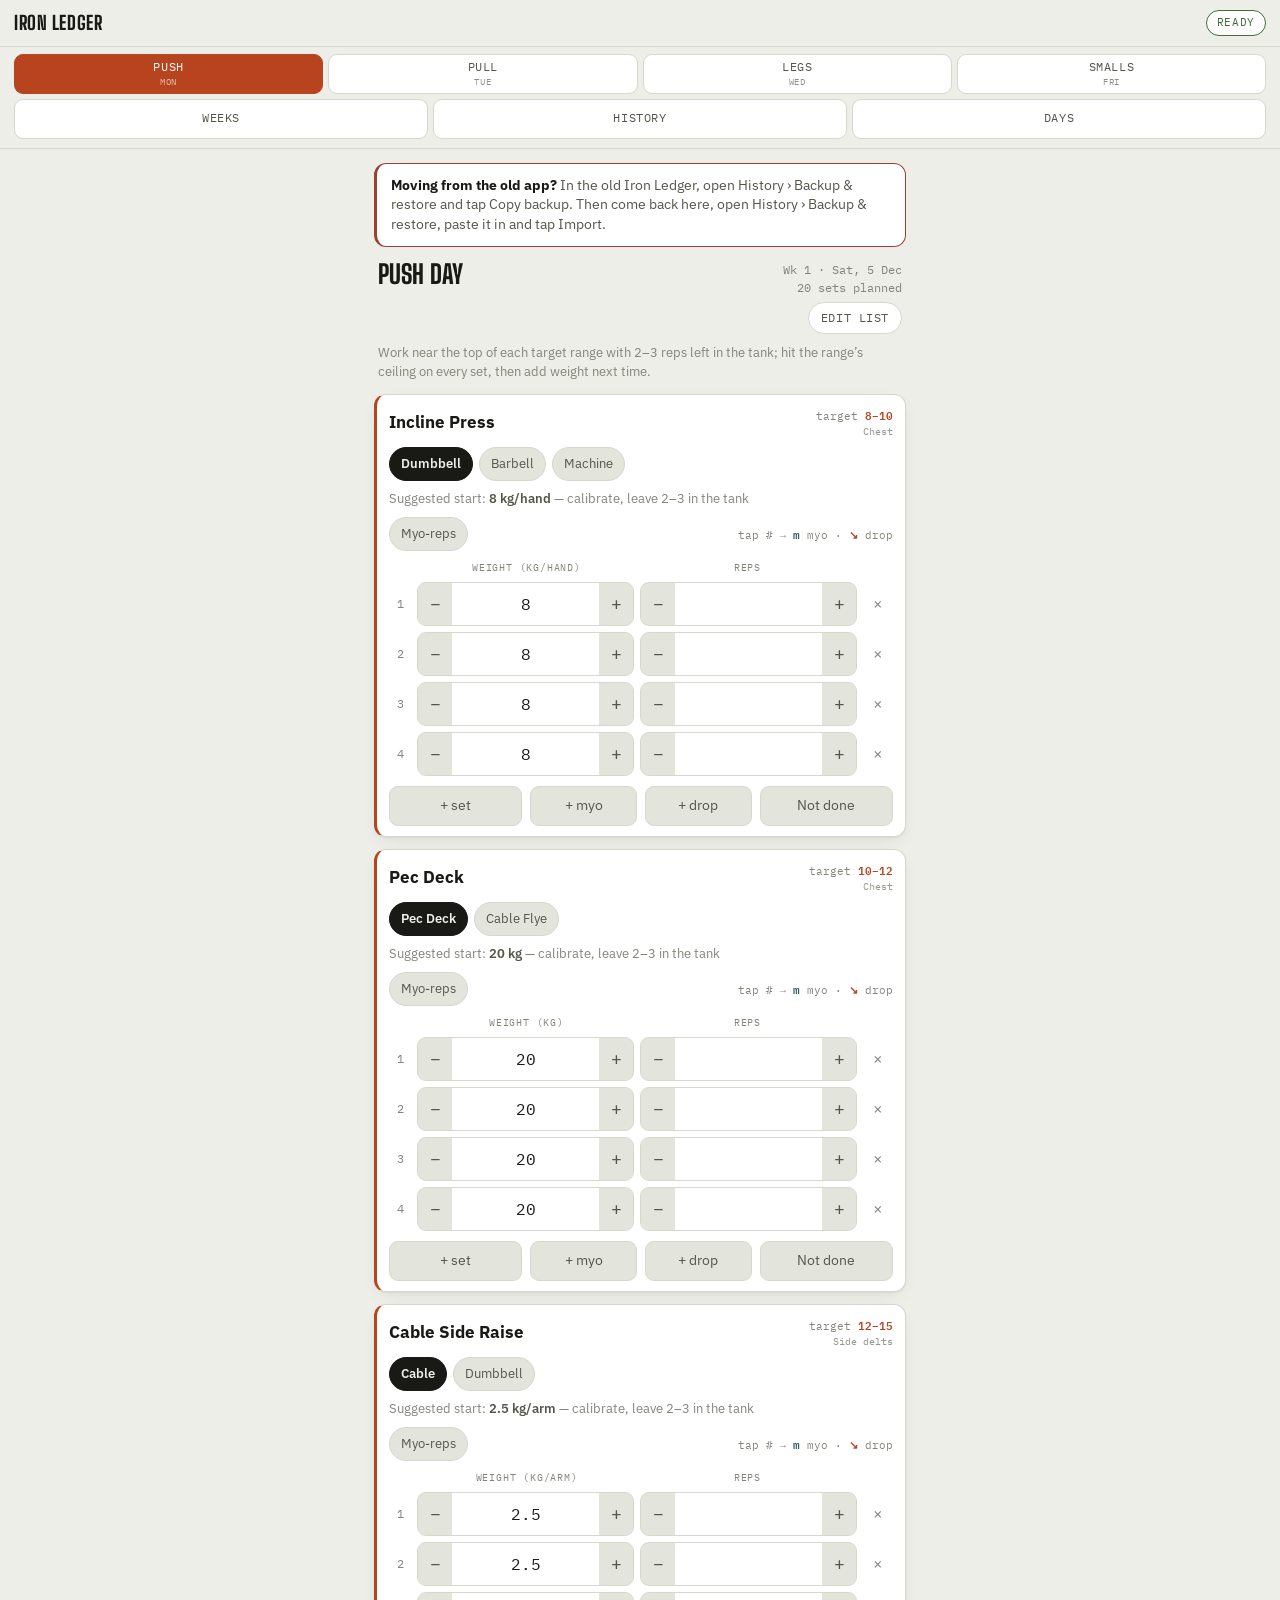
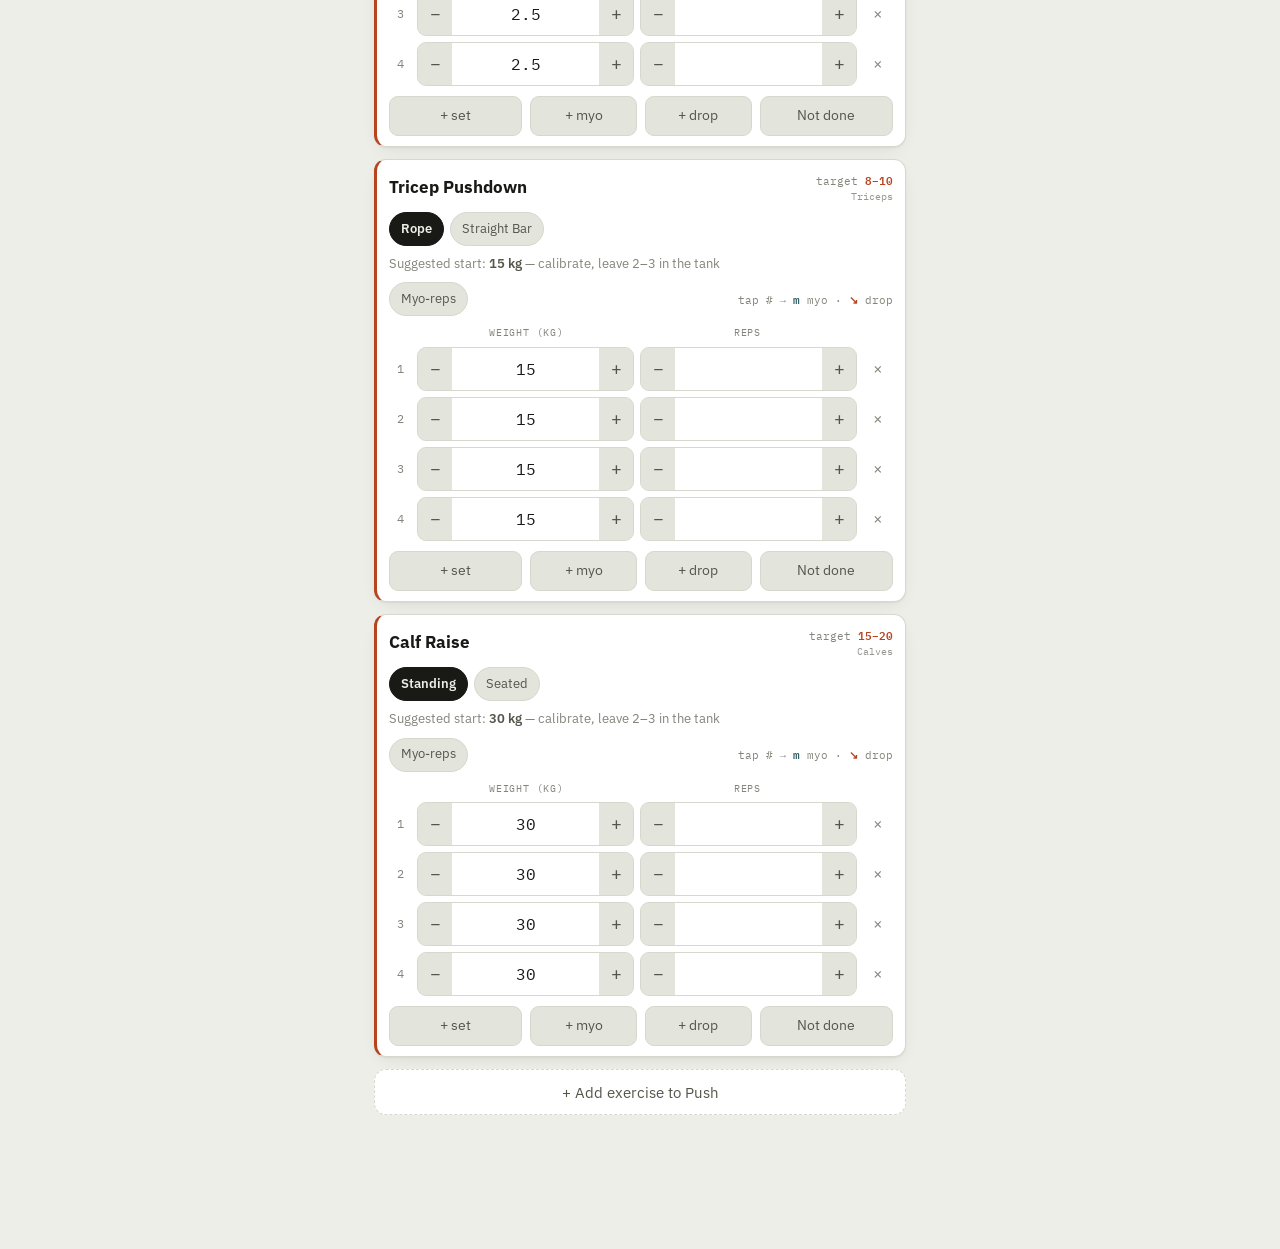
<file: index.html>
<!doctype html>
<html lang="en">
<head>
<!--HEAD-->
<meta charset="utf-8">
<title>Iron Ledger</title>
<meta name="viewport" content="width=device-width, initial-scale=1, viewport-fit=cover">

<link rel="stylesheet" href="fonts/fonts.css">
<link rel="manifest" href="manifest.webmanifest">
<meta name="theme-color" content="#EDEEE7">
<meta name="apple-mobile-web-app-capable" content="yes">
<meta name="mobile-web-app-capable" content="yes">
<meta name="apple-mobile-web-app-status-bar-style" content="default">
<meta name="apple-mobile-web-app-title" content="Iron Ledger">
<link rel="apple-touch-icon" href="icon-180.png">
<link rel="icon" href="icon-192.png">

<style>
  :root {
    --bg: #EDEEE7;
    --surface: #FFFFFF;
    --surface-alt: #E3E5DC;
    --ink: #191A16;
    --ink-soft: #54564A;
    --ink-faint: #83857A;
    --line: #D6D8CD;
    --accent: #B8441F;
    --accent-ink: #FFFFFF;
    --push: #B8441F;
    --pull: #2F5D62;
    --legs: #7A6323;
    --smalls: #5A4A72;
    --good: #3F6E3A;
    --bad: #9A4230;
    --shadow: 0 1px 2px rgba(25,26,22,0.06), 0 6px 20px -8px rgba(25,26,22,0.12);
  }
  @media (prefers-color-scheme: dark) {
    :root:not([data-theme="light"]) {
      --bg:#161713; --surface:#1E201A; --surface-alt:#262820;
      --ink:#ECEDE6; --ink-soft:#ABAD9F; --ink-faint:#7B7D70; --line:#34362C;
      --accent:#E2703E; --accent-ink:#16170F;
      --push:#E2703E; --pull:#5CB4B9; --legs:#C7A94E; --smalls:#A992CE;
      --good:#7CB876; --bad:#E08A72;
      --shadow: 0 1px 2px rgba(0,0,0,0.3), 0 10px 30px -10px rgba(0,0,0,0.5);
    }
  }
  :root[data-theme="dark"] {
    --bg:#161713; --surface:#1E201A; --surface-alt:#262820;
    --ink:#ECEDE6; --ink-soft:#ABAD9F; --ink-faint:#7B7D70; --line:#34362C;
    --accent:#E2703E; --accent-ink:#16170F;
    --push:#E2703E; --pull:#5CB4B9; --legs:#C7A94E; --smalls:#A992CE;
    --good:#7CB876; --bad:#E08A72;
    --shadow: 0 1px 2px rgba(0,0,0,0.3), 0 10px 30px -10px rgba(0,0,0,0.5);
  }

  * { box-sizing: border-box; -webkit-tap-highlight-color: transparent; }
  body {
    margin: 0; background: var(--bg); color: var(--ink);
    font-family: "IBM Plex Sans", -apple-system, "Segoe UI", sans-serif;
    font-size: 16px; line-height: 1.45; -webkit-font-smoothing: antialiased;
    padding-bottom: 92px;
  }
  @media (prefers-reduced-motion: reduce) { * { animation-duration:.001ms!important; transition-duration:.001ms!important; } }

  button { font: inherit; color: inherit; background: none; border: none; padding: 0; cursor: pointer; }
  button:focus-visible, input:focus-visible, select:focus-visible, textarea:focus-visible { outline: 2px solid var(--accent); outline-offset: 2px; border-radius: 4px; }
  .mono { font-family: "IBM Plex Mono", ui-monospace, monospace; font-variant-numeric: tabular-nums; }

  header.top {
    position: sticky; top: 0; z-index: 30;
    display: flex; align-items: center; justify-content: space-between; gap: 10px;
    padding: 9px 14px; background: var(--bg); border-bottom: 1px solid var(--line);
  }
  .brand { font-family: "Big Shoulders Display", "Arial Narrow", sans-serif; text-transform: uppercase; font-weight: 800; font-size: 19px; letter-spacing: .03em; }
  #pill {
    font-family: "IBM Plex Mono", monospace; font-size: 11px; letter-spacing: .06em; text-transform: uppercase;
    padding: 4px 10px; border-radius: 999px; border: 1px solid var(--line); color: var(--ink-faint); background: var(--surface);
  }
  #pill.dirty { color: var(--accent-ink); background: var(--accent); border-color: var(--accent); }
  #pill.saved { color: var(--good); border-color: var(--good); }
  #pill.warn { color: var(--bad); border-color: var(--bad); }

  nav.tabs { position: sticky; top: 47px; z-index: 29; background: var(--bg); border-bottom: 1px solid var(--line); padding: 7px 14px 9px; }
  .tabrow { display: flex; gap: 5px; }
  .tabrow + .tabrow { margin-top: 5px; }
  nav.tabs button {
    flex: 1; min-height: 40px; border-radius: 9px; border: 1px solid var(--line); background: var(--surface);
    font-family: "IBM Plex Mono", monospace; font-size: 11.5px; letter-spacing: .05em; text-transform: uppercase; color: var(--ink-soft);
  }
  nav.tabs button.dt.on { background: var(--hue); border-color: var(--hue); color: var(--accent-ink); }
  nav.tabs button[data-tab="weeks"].on, nav.tabs button[data-tab="hist"].on, nav.tabs button[data-tab="days"].on { background: var(--ink); border-color: var(--ink); color: var(--bg); }
  .tabrow .wd { display: block; font-size: 9px; opacity: .65; letter-spacing: .08em; }

  main { max-width: 560px; margin: 0 auto; padding: 14px 14px 30px; }

  #banner { display: none; margin: 0 0 12px; padding: 12px 14px; border-radius: 12px;
    border: 1px solid var(--bad); border-left: 3px solid var(--bad); background: var(--surface);
    font-size: 13.5px; color: var(--ink-soft); }
  #banner.show { display: block; }
  #banner b { color: var(--ink); }

  .dayline { display: flex; align-items: flex-start; justify-content: space-between; gap: 10px; padding: 2px 4px 10px; }
  .dayline .d { font-family: "Big Shoulders Display", sans-serif; text-transform: uppercase; font-weight: 800; font-size: 26px; line-height: 1; }
  .dayline .rt { text-align: right; }
  .dayline .wk { display: block; font-family: "IBM Plex Mono", monospace; font-size: 12px; color: var(--ink-faint); }
  .editbtn { margin-top: 6px; min-height: 32px; padding: 0 12px; border-radius: 999px;
    border: 1px solid var(--line); background: var(--surface); color: var(--ink-soft);
    font-family: "IBM Plex Mono", monospace; font-size: 11.5px; letter-spacing: .05em; text-transform: uppercase; }
  .editbtn.on { background: var(--ink); color: var(--bg); border-color: var(--ink); }
  .rirnote { font-size: 13px; color: var(--ink-faint); padding: 0 4px 12px; }
  .rirnote.edit { color: var(--ink-soft); }

  .card { background: var(--surface); border: 1px solid var(--line); border-left: 3px solid var(--line);
    border-radius: 12px; padding: 12px 12px 10px; margin: 0 0 12px; box-shadow: var(--shadow); }
  .card[data-hue] { border-left-color: var(--hue, var(--line)); }
  .daylist .drow { display: grid; grid-template-columns: 14px 1fr 92px auto; gap: 8px; align-items: center;
    background: var(--surface); border: 1px solid var(--line); border-left: 3px solid var(--hue); border-radius: 12px; padding: 10px; margin-bottom: 8px; }
  .drow .sw { width: 14px; height: 14px; border-radius: 50%; background: var(--hue); border: none; padding: 0; }
  .drow input, .drow select, .newday input, .newday select { min-height: 40px; border: 1px solid var(--line); border-radius: 9px; background: var(--surface-alt);
    font: inherit; font-size: 15px; color: var(--ink); padding: 0 10px; min-width: 0; width: 100%; }
  .drow .acts { display: flex; gap: 4px; }
  .drow .acts button, .newday button, .gonelist button { min-height: 40px; min-width: 36px; padding: 0 8px; border-radius: 9px; border: 1px solid var(--line); background: var(--surface-alt); color: var(--ink-soft); font-size: 14px; }
  .drow .acts button.del { color: var(--bad); }
  .drow .acts button.del.arm { background: var(--bad); color: var(--accent-ink); border-color: var(--bad); }
  .drow .meta { grid-column: 2 / -1; font-size: 12px; color: var(--ink-faint); }
  .newday { display: grid; grid-template-columns: 1fr 92px auto; gap: 8px; margin: 14px 0 6px; }
  .newday button { background: var(--ink); color: var(--bg); border-color: var(--ink); padding: 0 14px; }
  .gonelist { margin-top: 18px; }
  .gonelist .grow { display: flex; align-items: center; justify-content: space-between; padding: 8px 4px; border-top: 1px dashed var(--line); font-size: 14px; color: var(--ink-soft); }
  .dhead { font-family: "Big Shoulders Display", sans-serif; text-transform: uppercase; font-weight: 800; font-size: 26px; line-height: 1; padding: 2px 4px 10px; }
  .card.skipped { opacity: .55; border-left-style: dashed; }

  .editbar { display: flex; align-items: center; gap: 6px; padding-bottom: 9px; margin-bottom: 8px; border-bottom: 1px dashed var(--line); }
  .iconbtn { width: 38px; min-height: 36px; border-radius: 8px; border: 1px solid var(--line); background: var(--surface-alt); color: var(--ink-soft); font-size: 15px; }
  .iconbtn:disabled { opacity: .35; }
  .editbar .spacer { flex: 1; }
  .rmex { min-height: 36px; padding: 0 13px; border-radius: 8px; border: 1px solid var(--bad); background: var(--surface); color: var(--bad); font-size: 13px; }
  .rmex.arm { background: var(--bad); color: var(--accent-ink); font-weight: 600; }
  .moverow { display: flex; align-items: center; gap: 5px; flex-wrap: wrap; padding-bottom: 9px; margin-bottom: 8px; border-bottom: 1px dashed var(--line); }
  .moverow .lbl { font-family: "IBM Plex Mono", monospace; font-size: 10px; letter-spacing: .08em; text-transform: uppercase; color: var(--ink-faint); margin-right: 2px; }
  .movechip { min-height: 32px; padding: 0 11px; border-radius: 999px; border: 1px solid var(--line); background: var(--surface-alt); color: var(--ink-soft); font-size: 12.5px; }
  .movechip.on { background: var(--ink); color: var(--bg); border-color: var(--ink); font-weight: 600; }

  .chead { display: flex; align-items: center; justify-content: space-between; gap: 8px; }
  .cname { font-weight: 700; font-size: 16.5px; }
  .target { font-family: "IBM Plex Mono", monospace; font-size: 11px; color: var(--ink-faint); white-space: nowrap; text-align: right; }
  .target b { color: var(--accent); font-weight: 600; }
  .target .mg { display: block; font-size: 10px; opacity: .85; }

  .vrow { display: flex; flex-wrap: wrap; gap: 6px; margin-top: 8px; }
  .vchip { font-size: 13px; padding: 6px 11px; min-height: 34px; border-radius: 999px; border: 1px solid var(--line); background: var(--surface-alt); color: var(--ink-soft); }
  .vchip.on { background: var(--ink); color: var(--bg); border-color: var(--ink); font-weight: 600; }

  .hint { font-size: 12.5px; color: var(--ink-faint); margin-top: 8px; }
  .hint b { color: var(--ink-soft); font-weight: 600; }

  .sethead { display: grid; grid-template-columns: 22px 1fr 1fr 30px; gap: 6px; margin-top: 10px; padding: 0 2px;
    font-family: "IBM Plex Mono", monospace; font-size: 10px; letter-spacing: .08em; text-transform: uppercase; color: var(--ink-faint); }
  .sethead span:nth-child(2), .sethead span:nth-child(3) { text-align: center; }
  .set { display: grid; grid-template-columns: 22px 1fr 1fr 30px; gap: 6px; align-items: center; margin-top: 6px; }
  .sn { font-family: "IBM Plex Mono", monospace; font-size: 12px; color: var(--ink-faint); text-align: center; }
  .grp { display: flex; align-items: stretch; border: 1px solid var(--line); border-radius: 9px; overflow: hidden; background: var(--surface-alt); }
  .grp button { width: 34px; min-height: 42px; font-size: 18px; color: var(--ink-soft); background: var(--surface-alt); flex: none; }
  .grp button:active { background: var(--line); }
  .grp input { width: 100%; min-width: 0; border: none; text-align: center; background: var(--surface);
    font-family: "IBM Plex Mono", monospace; font-size: 16px; color: var(--ink); padding: 0 2px; }
  .rmset { color: var(--ink-faint); font-size: 16px; min-height: 42px; }
  .sn { border: none; background: none; padding: 0; min-height: 42px; width: 22px; cursor: pointer; }
  .set.k-m, .set.k-d { margin-left: 10px; grid-template-columns: 22px 1fr 1fr 30px; }
  .set.k-m .sn { color: var(--pull); font-weight: 600; }
  .set.k-d .sn { color: var(--accent); font-weight: 600; }
  .set.k-m .grp { border-color: color-mix(in srgb, var(--pull) 45%, var(--line)); }
  .set.k-d .grp { border-color: color-mix(in srgb, var(--accent) 45%, var(--line)); }
  .myochip { margin-left: auto; }
  .modebar { display: flex; align-items: center; gap: 8px; margin-top: 10px; }
  .modebar .lbl { font-family: "IBM Plex Mono", monospace; font-size: 10px; letter-spacing: .08em; text-transform: uppercase; color: var(--ink-faint); }
  .modebar .key { margin-left: auto; font-family: "IBM Plex Mono", monospace; font-size: 10.5px; color: var(--ink-faint); }
  .modebar .key b { color: var(--pull); } .modebar .key i { color: var(--accent); font-style: normal; font-weight: 600; }

  .cfoot { display: flex; gap: 8px; margin-top: 10px; }
  .addset.kind { flex: .8; }
  .addset, .skipbtn { flex: 1; min-height: 40px; border-radius: 9px; border: 1px solid var(--line); font-size: 13.5px; color: var(--ink-soft); background: var(--surface-alt); }
  .skipbtn.on { background: var(--bad); border-color: var(--bad); color: var(--accent-ink); }

  .addex { width: 100%; min-height: 46px; border-radius: 12px; border: 1px dashed var(--line); background: var(--surface); color: var(--ink-soft); font-size: 14.5px; margin-bottom: 12px; }
  .addform { background: var(--surface); border: 1px solid var(--accent); border-radius: 12px; padding: 14px; margin-bottom: 12px; box-shadow: var(--shadow); }
  .addform h4 { margin: 0 0 10px; font-family: "Big Shoulders Display", sans-serif; text-transform: uppercase; font-size: 20px; letter-spacing: .02em; }
  .fld { margin-top: 9px; }
  .fld label { display: block; font-family: "IBM Plex Mono", monospace; font-size: 10.5px; letter-spacing: .07em; text-transform: uppercase; color: var(--ink-faint); margin-bottom: 4px; }
  .fld input[type=text], .fld select { width: 100%; min-height: 44px; border: 1px solid var(--line); border-radius: 9px; background: var(--surface-alt); color: var(--ink); font-size: 16px; padding: 0 11px; }
  .f2 { display: grid; grid-template-columns: 1fr 1fr; gap: 9px; }
  .chkrow { display: flex; align-items: center; gap: 9px; margin-top: 12px; font-size: 13.5px; color: var(--ink-soft); }
  .chkrow input { width: 20px; height: 20px; accent-color: var(--accent); }
  .formfoot { display: flex; gap: 8px; margin-top: 14px; }
  .formfoot button { flex: 1; min-height: 44px; border-radius: 9px; font-size: 14.5px; border: 1px solid var(--line); background: var(--surface-alt); color: var(--ink-soft); }
  .formfoot button.primary { background: var(--accent); border-color: var(--accent); color: var(--accent-ink); font-weight: 600; }

  .removed { border: 1px dashed var(--line); border-radius: 12px; padding: 12px; margin-bottom: 12px; background: var(--surface); }
  .rmhead { font-family: "IBM Plex Mono", monospace; font-size: 10.5px; letter-spacing: .09em; text-transform: uppercase; color: var(--ink-faint); margin-bottom: 4px; }
  .rmrow { display: flex; align-items: center; gap: 8px; padding: 9px 0; border-top: 1px solid var(--line); font-size: 14px; }
  .rmrow:first-of-type { border-top: none; }
  .rmrow span { flex: 1; color: var(--ink-soft); }
  .rmrow button { min-height: 34px; padding: 0 11px; border-radius: 8px; border: 1px solid var(--line); background: var(--surface-alt); font-size: 12.5px; color: var(--ink-soft); }
  .rmrow button.del { border-color: var(--bad); color: var(--bad); }
  .rmrow button.del.arm { background: var(--bad); color: var(--accent-ink); font-weight: 600; }

  /* Weeks */
  .weeknav { display: flex; align-items: center; gap: 8px; margin-bottom: 14px; }
  .weeknav button { width: 46px; min-height: 42px; border-radius: 10px; border: 1px solid var(--line); background: var(--surface); font-size: 17px; color: var(--ink-soft); }
  .weeknav button:disabled { opacity: .3; }
  .weeknav .wlabel { flex: 1; text-align: center; }
  .weeknav .wlabel b { display: block; font-family: "Big Shoulders Display", sans-serif; text-transform: uppercase; font-size: 21px; }
  .weeknav .wlabel span { font-family: "IBM Plex Mono", monospace; font-size: 11.5px; color: var(--ink-faint); }

  .volblock { background: var(--surface); border: 1px solid var(--line); border-radius: 12px; padding: 12px 12px 6px; margin-bottom: 12px; }
  .volhead { display: flex; justify-content: space-between; align-items: baseline; font-family: "IBM Plex Mono", monospace; font-size: 10.5px; letter-spacing: .08em; text-transform: uppercase; color: var(--ink-faint); margin-bottom: 8px; }
  .vrowm { margin-bottom: 9px; }
  .vtop { display: flex; justify-content: space-between; align-items: baseline; font-size: 13.5px; }
  .vtop .mn { color: var(--ink); }
  .vtop .vn { font-family: "IBM Plex Mono", monospace; font-size: 12.5px; color: var(--ink-soft); }
  .vtop .vn i { font-style: normal; color: var(--ink-faint); }
  .bar { position: relative; height: 7px; border-radius: 4px; background: var(--surface-alt); margin-top: 4px; overflow: hidden; }
  .bar i { position: absolute; left: 0; top: 0; bottom: 0; border-radius: 4px; background: var(--accent); }
  .bar i.full { background: var(--good); }
  .vnone { color: var(--ink-faint); font-size: 13px; }

  .hblock { background: var(--surface); border: 1px solid var(--line); border-radius: 12px; padding: 12px; margin-bottom: 12px; }
  .hblock h3 { margin: 0 0 4px; font-size: 15px; font-weight: 700; }
  .hblock h3 em { font-style: normal; font-family: "IBM Plex Mono", monospace; font-size: 10.5px; letter-spacing: .07em; text-transform: uppercase; color: var(--ink-faint); margin-left: 6px; }
  .hrow { display: flex; align-items: baseline; gap: 8px; padding: 7px 0; border-top: 1px solid var(--line); font-size: 13.5px; }
  .hrow:first-of-type { border-top: none; }
  .hdate { font-family: "IBM Plex Mono", monospace; font-size: 11.5px; color: var(--ink-faint); white-space: nowrap; }
  .hsets { flex: 1; font-family: "IBM Plex Mono", monospace; font-size: 13px; color: var(--ink-soft); overflow-wrap: anywhere; }
  .hvar { color: var(--ink-faint); font-size: 11.5px; }
  .delta { font-family: "IBM Plex Mono", monospace; font-size: 11.5px; white-space: nowrap; }
  .delta.up { color: var(--good); } .delta.dn { color: var(--bad); } .delta.eq { color: var(--ink-faint); }
  .hnone { color: var(--ink-faint); font-size: 13px; }
  .hskip { flex: 1; color: var(--bad); font-size: 12.5px; font-family: "IBM Plex Mono", monospace; }
  .hdel { color: var(--ink-faint); font-size: 12px; }
  .hdel.arm { color: var(--bad); font-weight: 600; }
  .hchips { display: flex; gap: 5px; margin: 2px 0 14px; flex-wrap: wrap; }
  .hchips button { flex: 1; min-width: 70px; min-height: 38px; border-radius: 999px; border: 1px solid var(--line); background: var(--surface);
    font-family: "IBM Plex Mono", monospace; font-size: 11.5px; text-transform: uppercase; letter-spacing: .04em; color: var(--ink-soft); }
  .hchips button.on { background: var(--ink); border-color: var(--ink); color: var(--bg); }

  details.panel { margin-top: 14px; border: 1px solid var(--line); border-radius: 12px; background: var(--surface); padding: 10px 12px; }
  details.panel summary { font-size: 13.5px; color: var(--ink-soft); cursor: pointer; }
  details.panel textarea { width: 100%; height: 90px; margin-top: 10px; border: 1px solid var(--line); border-radius: 8px;
    background: var(--surface-alt); color: var(--ink); font-family: "IBM Plex Mono", monospace; font-size: 11px; padding: 8px; }
  .bkrow { display: flex; gap: 8px; margin-top: 8px; }
  .bkrow button { flex: 1; min-height: 38px; border: 1px solid var(--line); border-radius: 8px; background: var(--surface-alt); font-size: 13px; color: var(--ink-soft); }
  .diag { margin-top: 10px; font-family: "IBM Plex Mono", monospace; font-size: 11.5px; color: var(--ink-soft); }
  .diag div { padding: 3px 0; border-top: 1px solid var(--line); }
  .diag div:first-child { border-top: none; }
  .diag .ok { color: var(--good); } .diag .no { color: var(--bad); }

  #savebar { position: fixed; left: 0; right: 0; bottom: 0; z-index: 40;
    padding: 10px 14px calc(12px + env(safe-area-inset-bottom));
    background: var(--bg); border-top: 1px solid var(--line); display: none; }
  #savebar.show { display: block; }
  #savebtn { width: 100%; max-width: 532px; margin: 0 auto; display: block; min-height: 50px;
    background: var(--accent); color: var(--accent-ink); border-radius: 12px; font-weight: 700; font-size: 16px; letter-spacing: .02em; }
  #savebtn:disabled { opacity: .6; }

  #toast { position: fixed; left: 50%; transform: translateX(-50%); bottom: 84px; z-index: 50;
    background: var(--ink); color: var(--bg); font-size: 13.5px; padding: 9px 16px; border-radius: 999px;
    opacity: 0; pointer-events: none; transition: opacity .2s ease; max-width: 88vw; text-align: center; }
  #toast.show { opacity: 1; }

  .bkfile { display:inline-flex; align-items:center; cursor:pointer; }
  .note { font-size: 12.5px; color: var(--ink-faint); padding: 4px; }
</style>
<!--/HEAD-->
</head>
<body>
<!--BODY-->
<script id="seed" type="application/json"></script>
<script id="tmpl" type="text/plain"></script>

<header class="top">
  <span class="brand">Iron Ledger</span>
  <span id="pill" class="mono">…</span>
</header>

<nav class="tabs" id="tabs">
  <div id="daytabs"></div>
  <div class="tabrow">
    <button data-tab="weeks">Weeks</button>
    <button data-tab="hist">History</button>
    <button data-tab="days">Days</button>
  </div>
</nav>

<main>
  <div id="banner"></div>
  <div id="view" aria-live="polite"></div>
</main>

<div id="savebar"><button id="savebtn">Save session</button></div>
<div id="toast" role="status"></div>

<script>
'use strict';

/* ---------- Muscle groups ---------- */
const MUSCLES = ['Chest','Side delts','Rear delts','Triceps','Biceps','Lats','Upper back',
                 'Traps','Forearms','Quads','Glutes','Hamstrings','Calves','Abs','Lower back'];

/* ---------- Built-in program (Version 2) ---------- */
const PROGRAM = {
  push: { label:'Push', wd:'Mon', items:[
    { k:'incline',   n:'Incline Press',        m:'Chest',      t:'8–10', s:4, vars:[
      { id:'db', n:'Dumbbell', w:8, u:'kg/hand' }, { id:'bb', n:'Barbell', w:25, u:'kg' }, { id:'mach', n:'Machine', w:20, u:'kg' } ] },
    { k:'pecdeck',   n:'Pec Deck',             m:'Chest',      t:'10–12', s:4, vars:[
      { id:'pec', n:'Pec Deck', w:20, u:'kg' }, { id:'cable', n:'Cable Flye', w:5, u:'kg/side' } ] },
    { k:'sideraise', n:'Cable Side Raise',     m:'Side delts', t:'12–15', s:4, vars:[
      { id:'cable', n:'Cable', w:2.5, u:'kg/arm' }, { id:'db', n:'Dumbbell', w:5, u:'kg/hand' } ] },
    { k:'pushdown',  n:'Tricep Pushdown',      m:'Triceps',    t:'8–10', s:4, vars:[
      { id:'rope', n:'Rope', w:15, u:'kg' }, { id:'bar', n:'Straight Bar', w:15, u:'kg' } ] },
    { k:'calves_a',  n:'Calf Raise',           m:'Calves',     t:'15–20', s:4, vars:[
      { id:'std', n:'Standing', w:30, u:'kg' }, { id:'seat', n:'Seated', w:20, u:'kg' } ] },
  ]},
  pull: { label:'Pull', wd:'Tue', items:[
    { k:'pulldown',  n:'Pulldown',             m:'Lats',       t:'8–10', s:8, vars:[
      { id:'lat', n:'Lat Pulldown', w:30, u:'kg' },
      { id:'close', n:'Close-Grip', w:30, u:'kg' },
      { id:'pullover', n:'Straight-Arm Pullover', w:15, u:'kg' } ] },
    { k:'row',       n:'Row',                  m:'Upper back', t:'8–10', s:8, vars:[
      { id:'cable', n:'Cable Row', w:30, u:'kg' }, { id:'chest', n:'Chest-Supported', w:20, u:'kg' } ] },
    { k:'facepull',  n:'Face Pull',            m:'Rear delts', t:'12–15', s:4, vars:[
      { id:'cable', n:'Cable Rope', w:10, u:'kg' } ] },
    { k:'curl',      n:'Bicep Curl',           m:'Biceps',     t:'8–10', s:4, vars:[
      { id:'ez', n:'EZ Bar', w:12, u:'kg total' }, { id:'db', n:'Dumbbell', w:7, u:'kg/hand' }, { id:'cable', n:'Cable', w:15, u:'kg' } ] },
  ]},
  legs: { label:'Legs', wd:'Wed', items:[
    { k:'hacksquat', n:'Hack Squat',           m:'Quads',      t:'12–15', s:6, vars:[
      { id:'hack', n:'Hack Squat', w:20, u:'kg' }, { id:'press', n:'Leg Press', w:40, u:'kg' } ] },
    { k:'hipthrust', n:'Hip Thrust',           m:'Glutes',     t:'12–15', s:6, vars:[
      { id:'bb', n:'Barbell', w:30, u:'kg' }, { id:'mach', n:'Machine', w:30, u:'kg' } ] },
    { k:'hamcurl',   n:'Hamstring Curl',       m:'Hamstrings', t:'12–15', s:6, vars:[
      { id:'lying', n:'Lying', w:25, u:'kg' }, { id:'seated', n:'Seated', w:25, u:'kg' } ] },
  ]},
  smalls: { label:'Smalls', wd:'Fri', items:[
    { k:'sideraise_b', n:'Cable Side Raise',   m:'Side delts', t:'12–15', s:4, vars:[
      { id:'cable', n:'Cable', w:2.5, u:'kg/arm' }, { id:'mach', n:'Machine', w:10, u:'kg' } ] },
    { k:'reardelt',    n:'Rear Delt Flye',     m:'Rear delts', t:'12–15', s:4, vars:[
      { id:'mach', n:'Machine', w:15, u:'kg' }, { id:'db', n:'Dumbbell', w:5, u:'kg/hand' } ] },
    { k:'ohext',       n:'Overhead Cable Extension', m:'Triceps', t:'10–12', s:4, vars:[
      { id:'rope', n:'Rope', w:10, u:'kg' }, { id:'ez', n:'EZ Bar', w:12, u:'kg' } ] },
    { k:'inclinecurl', n:'Incline DB Curl',    m:'Biceps',     t:'10–12', s:4, vars:[
      { id:'db', n:'Dumbbell', w:6, u:'kg/hand' } ] },
    { k:'shrug',       n:'DB Shrug',           m:'Traps',      t:'12–15', s:4, vars:[
      { id:'db', n:'Dumbbell', w:16, u:'kg/hand' }, { id:'bb', n:'Barbell', w:40, u:'kg' } ] },
    { k:'wristcurl',   n:'Wrist Curl',         m:'Forearms',   t:'12–15', s:4, vars:[
      { id:'db', n:'Dumbbell', w:4, u:'kg/hand' }, { id:'bb', n:'Barbell', w:10, u:'kg' } ] },
    { k:'revwrist',    n:'Reverse Wrist Curl', m:'Forearms',   t:'12–15', s:4, vars:[
      { id:'db', n:'Dumbbell', w:2.5, u:'kg/hand' }, { id:'bb', n:'Barbell', w:6, u:'kg' } ] },
    { k:'calves_b',    n:'Calf Raise',         m:'Calves',     t:'15–20', s:4, vars:[
      { id:'seat', n:'Seated', w:20, u:'kg' }, { id:'std', n:'Standing', w:30, u:'kg' } ] },
    { k:'crunch',      n:'Cable Crunch',       m:'Abs',        t:'12–15', s:4, vars:[
      { id:'cable', n:'Cable', w:15, u:'kg' } ] },
    { k:'backext',     n:'45° Back Extension', m:'Lower back', t:'12–15', s:4, vars:[
      { id:'bw', n:'Bodyweight', w:0, u:'kg added', bw:true }, { id:'plate', n:'Holding Plate', w:5, u:'kg added', bw:true } ] },
  ]},
};
const BUILTIN = ['push','pull','legs','smalls'];
const HUES = ['#B8441F','#2F5D62','#7A6323','#5A4A72','#3F6E3A','#8A3B5C','#2E4A7A','#6B5B3E'];
const WDN = ['Sun','Mon','Tue','Wed','Thu','Fri','Sat'];
let DAYS = BUILTIN.slice();      // active days, in tab order
function defaultDays(){
  return [ { id:'push', label:'Push', wd:1, c:0 }, { id:'pull', label:'Pull', wd:2, c:1 },
           { id:'legs', label:'Legs', wd:3, c:2 }, { id:'smalls', label:'Smalls', wd:5, c:3 } ];
}
function dayObj(id){
  const ds = (state && state.days) || [];
  for (let i=0;i<ds.length;i++) if (ds[i].id === id) return ds[i];
  return null;
}
function dayLabel(id){ const d = dayObj(id); return d ? d.label : (id ? id.charAt(0).toUpperCase() + id.slice(1) : 'Day'); }
function dayHue(id){ const d = dayObj(id); return HUES[(d ? d.c : 0) % HUES.length]; }
function syncDays(){
  DAYS = state.days.filter(function(d){ return !d.gone; }).map(function(d){ return d.id; });
}
function renderTabs(){
  const box = document.getElementById('daytabs');
  if (!box) return;
  let html = '';
  for (let i=0;i<DAYS.length;i+=4){
    html += '<div class="tabrow">' + DAYS.slice(i, i+4).map(function(id){
      const d = dayObj(id);
      return '<button class="dt" data-tab="'+esc(id)+'" style="--hue:'+dayHue(id)+'">'+esc(d.label)
        + '<span class="wd">'+(d.wd == null ? '&nbsp;' : WDN[d.wd])+'</span></button>';
    }).join('') + '</div>';
  }
  box.innerHTML = html;
  if (html) box.lastElementChild.style.marginBottom = '5px';
}

/* ---------- State ---------- */
const LSKEY = 'ironledger.v1';
const TABKEY = 'ironledger.tab';
let state = blankState();
let dirty = false;
let cloud = undefined;
let lastErr = '';
let lsOK = null;
let tab = 'push';
let histDay = 'push';
let weekOffset = 0;          // 0 = current week, -1 = last week …
let editing = false;
let adding = false;
let lastSaveAt = 0;

const artP = Promise.resolve(null);   /* offline build: device storage only */
let swOK = null;

function blankState(){
  return { v:3, savedAt:0, metaU:0, sessions:{}, custom:[], hidden:[], purged:[], dayOf:{},
           order:{push:[],pull:[],legs:[],smalls:[]}, days: defaultDays() };
}
function normalize(s){
  if (!s || typeof s !== 'object') return blankState();
  if (!s.sessions || typeof s.sessions !== 'object') s.sessions = {};
  // migrate v2 (per-day custom/hidden objects) -> v3 (flat arrays)
  if (s.custom && !Array.isArray(s.custom)){
    const flat = [];
    BUILTIN.forEach(function(d){ (s.custom[d] || []).forEach(function(it){ it.nday = d; flat.push(it); }); });
    s.custom = flat;
  }
  if (s.hidden && !Array.isArray(s.hidden)){
    const flat = [];
    BUILTIN.forEach(function(d){ (s.hidden[d] || []).forEach(function(k){ flat.push(k); }); });
    s.hidden = flat;
  }
  if (!Array.isArray(s.custom)) s.custom = [];
  if (!Array.isArray(s.hidden)) s.hidden = [];
  if (!Array.isArray(s.purged)) s.purged = [];
  if (!s.dayOf || typeof s.dayOf !== 'object') s.dayOf = {};
  if (!s.order || typeof s.order !== 'object') s.order = {};
  if (!Array.isArray(s.days) || !s.days.length) s.days = defaultDays();
  s.days = s.days.filter(function(d){ return d && typeof d.id === 'string' && d.id; });
  s.days.forEach(function(d, i){
    if (typeof d.label !== 'string' || !d.label.trim()) d.label = 'Day ' + (i+1);
    if (!(typeof d.wd === 'number' && d.wd >= 0 && d.wd <= 6)) d.wd = null;
    if (typeof d.c !== 'number') d.c = i % HUES.length;
  });
  const dayIds = s.days.map(function(d){ return d.id; });
  dayIds.forEach(function(d){ if (!Array.isArray(s.order[d])) s.order[d] = []; });
  s.custom.forEach(function(it){
    if (!it.m) it.m = 'Other';
    if (!it.nday || dayIds.indexOf(it.nday) < 0) it.nday = dayIds[dayIds.length-1];
  });
  if (typeof s.metaU !== 'number') s.metaU = 0;
  if (typeof s.savedAt !== 'number') s.savedAt = 0;
  s.v = 3;
  return s;
}

/* ---------- Self-rebuilding document ---------- */
const B64 = (document.getElementById('tmpl').textContent || '').trim();
const MARK_T = '__' + 'TMPL_B64__';
const MARK_S = '__' + 'SEED_JSON__';
function templateSource(){
  if (!B64 || B64.indexOf('__TMPL') === 0) return null;
  try {
    const bin = atob(B64);
    const bytes = new Uint8Array(bin.length);
    for (let i=0;i<bin.length;i++) bytes[i] = bin.charCodeAt(i);
    return new TextDecoder('utf-8').decode(bytes);
  } catch(e){ return null; }
}
function buildDoc(){
  const T = templateSource();
  if (!T) return null;
  if (T.indexOf(MARK_T) < 0 || T.indexOf(MARK_S) < 0) return null;
  const json = JSON.stringify(state).replace(/</g, '\\u003c');
  const out = T.replace(MARK_T, function(){ return B64; }).replace(MARK_S, function(){ return json; });
  if (out.indexOf('<!doctype') !== 0 && out.indexOf('<!DOCTYPE') !== 0) return null;
  return out;
}

/* ---------- Storage ---------- */
function testLS(){
  try {
    localStorage.setItem(LSKEY+'.probe','1');
    const v = localStorage.getItem(LSKEY+'.probe');
    localStorage.removeItem(LSKEY+'.probe');
    return v === '1';
  } catch(e){ return false; }
}
function readLocal(){ try { const s = localStorage.getItem(LSKEY); return s ? JSON.parse(s) : null; } catch(e){ return null; } }
function persistLocal(){ try { localStorage.setItem(LSKEY, JSON.stringify({ state:state, dirty:dirty })); } catch(e){ lsOK = false; } }
function rememberTab(){
  try { sessionStorage.setItem(TABKEY, tab); } catch(e){}
  try { localStorage.setItem(TABKEY, tab); } catch(e){}
}
function initialTab(){
  try { const t = sessionStorage.getItem(TABKEY); if (t) return t; } catch(e){}
  const today = new Date().getDay();
  const byDay = state.days.filter(function(d){ return !d.gone && d.wd === today; })[0];
  if (byDay) return byDay.id;
  try { const t = localStorage.getItem(TABKEY); if (t) return t; } catch(e){}
  return 'push';
}
function readSeed(){
  const el = document.getElementById('seed');
  const txt = (el && el.textContent || '').trim();
  if (!txt || txt.indexOf('__SEED') === 0) return null;
  try { const o = JSON.parse(txt); return (o && o.sessions) ? o : null; } catch(e){ return null; }
}
function mergeStates(base0, other0){
  const base = normalize(base0 || blankState());
  if (!other0 || !other0.sessions) return base;
  const O = normalize(other0);
  for (const key in O.sessions){
    const cur = base.sessions[key];
    if (!cur || (O.sessions[key].u || 0) > (cur.u || 0)) base.sessions[key] = O.sessions[key];
  }
  if ((O.metaU || 0) > (base.metaU || 0)){
    base.custom = O.custom; base.hidden = O.hidden; base.purged = O.purged;
    base.dayOf = O.dayOf; base.order = O.order; base.days = O.days; base.metaU = O.metaU;
  }
  if ((O.savedAt || 0) > (base.savedAt || 0)) base.savedAt = O.savedAt;
  return base;
}
function computeDirty(){
  const sa = state.savedAt || 0;
  if ((state.metaU || 0) > sa) return true;
  for (const key in state.sessions){
    if ((state.sessions[key].u || 0) > sa && sessionHasContent(state.sessions[key])) return true;
  }
  return false;
}
function sessionHasContent(sess){
  for (const k in sess.ex){
    const e = sess.ex[k];
    if (e.skip) return true;
    if (e.sets && e.sets.some(function(s){ return s.r != null; })) return true;
  }
  return false;
}
function markMeta(){ state.metaU = Date.now(); dirty = true; persistLocal(); }

/* ---------- Item lookup ---------- */
function everyItem(){
  const out = [];
  BUILTIN.forEach(function(d){ PROGRAM[d].items.forEach(function(it){ out.push(it); }); });
  state.custom.forEach(function(it){ out.push(it); });
  return out;
}
function nativeDay(k){
  for (let i=0;i<BUILTIN.length;i++){
    const items = PROGRAM[BUILTIN[i]].items;
    for (let j=0;j<items.length;j++) if (items[j].k === k) return BUILTIN[i];
  }
  for (let i=0;i<state.custom.length;i++) if (state.custom[i].k === k) return state.custom[i].nday;
  return 'smalls';
}
function dayFor(k){ const d = state.dayOf[k]; return (d && dayObj(d)) ? d : nativeDay(k); }
function itemByKey(k){
  const all = everyItem();
  for (let i=0;i<all.length;i++) if (all[i].k === k) return all[i];
  return null;
}
function isHidden(k){ return state.hidden.indexOf(k) >= 0; }
function isPurged(k){ return state.purged.indexOf(k) >= 0; }
function orderItems(day, list){
  const ord = state.order[day] || [];
  if (!ord.length) return list;
  return list.slice().sort(function(a,b){
    let ia = ord.indexOf(a.k), ib = ord.indexOf(b.k);
    if (ia < 0) ia = 1000 + list.indexOf(a);
    if (ib < 0) ib = 1000 + list.indexOf(b);
    return ia - ib;
  });
}
function dayItems(day){
  return orderItems(day, everyItem().filter(function(it){
    return dayFor(it.k) === day && !isHidden(it.k) && !isPurged(it.k);
  }));
}
function hiddenItems(day){
  return everyItem().filter(function(it){ return dayFor(it.k) === day && isHidden(it.k) && !isPurged(it.k); });
}

/* ---------- Dates & weeks ---------- */
function pad(n){ return String(n).padStart(2,'0'); }
function isoOf(d){ return d.getFullYear()+'-'+pad(d.getMonth()+1)+'-'+pad(d.getDate()); }
function todayKey(){ return isoOf(new Date()); }
function fmtDate(iso){
  return new Date(iso+'T12:00:00').toLocaleDateString('en-GB', { weekday:'short', day:'numeric', month:'short' });
}
function fmtShort(iso){
  return new Date(iso+'T12:00:00').toLocaleDateString('en-GB', { day:'numeric', month:'short' });
}
function weekStart(iso){                         // Monday-based
  const d = new Date(iso+'T12:00:00');
  d.setDate(d.getDate() - ((d.getDay()+6) % 7));
  return isoOf(d);
}
function shiftWeek(iso, n){
  const d = new Date(iso+'T12:00:00');
  d.setDate(d.getDate() + n*7);
  return isoOf(d);
}
function shiftDays(iso, n){
  const d = new Date(iso+'T12:00:00');
  d.setDate(d.getDate() + n);
  return isoOf(d);
}
function anchorWeek(){
  let min = null;
  for (const key in state.sessions){
    if (!sessionHasContent(state.sessions[key])) continue;
    const w = weekStart(state.sessions[key].date);
    if (!min || w < min) min = w;
  }
  return min;
}
function weekNo(iso){
  const a = anchorWeek() || weekStart(iso);
  const ms = new Date(weekStart(iso)+'T12:00:00') - new Date(a+'T12:00:00');
  return Math.round(ms / 604800000) + 1;
}

/* ---------- Sessions ---------- */
function skey(day, date){ return day + '|' + date; }
function curSession(day){
  const key = skey(day, todayKey());
  if (!state.sessions[key]) state.sessions[key] = { day:day, date:todayKey(), u:0, ex:{} };
  return state.sessions[key];
}
function allSessionsSorted(){
  const out = [];
  for (const key in state.sessions){
    const s = state.sessions[key];
    if (sessionHasContent(s)) out.push(s);
  }
  out.sort(function(a,b){ return a.date < b.date ? 1 : (a.date > b.date ? -1 : 0); });
  return out;
}
function prevEntry(exKey, beforeDate, variantId){    // searches every day, so moves keep history
  const list = allSessionsSorted();
  for (let i=0;i<list.length;i++){
    const s = list[i];
    if (s.date >= beforeDate) continue;
    const e = s.ex[exKey];
    if (!e || e.skip) continue;
    if (variantId && e.v !== variantId) continue;
    const logged = (e.sets||[]).filter(function(x){ return x.r != null; });
    if (logged.length) return { date:s.date, v:e.v, sets:logged };
  }
  return null;
}
function topW(sets){
  let m = null;
  sets.forEach(function(s){ if (s.k !== 'd' && s.r != null && s.w != null && (m===null || s.w > m)) m = s.w; });
  return m;
}

/* ---------- Volume ---------- */
function plannedByMuscle(){
  const out = {};
  DAYS.forEach(function(d){
    dayItems(d).forEach(function(it){ out[it.m] = (out[it.m] || 0) + (it.s || 0); });
  });
  return out;
}
function loggedByMuscle(wkStart){
  const wkEnd = shiftWeek(wkStart, 1);
  const out = {};
  for (const key in state.sessions){
    const s = state.sessions[key];
    if (s.date < wkStart || s.date >= wkEnd) continue;
    for (const k in s.ex){
      const e = s.ex[k];
      if (e.skip) continue;
      const n = (e.sets||[]).reduce(function(a, x){ return x.r == null ? a : a + setWeight(x); }, 0);
      if (!n) continue;
      const it = itemByKey(k);
      const m = it ? it.m : 'Other';
      out[m] = (out[m] || 0) + n;
    }
  }
  return out;
}

/* Myo mini-sets count as about 2/3 of a set and drop sets about 1/2 */
function setWeight(s){ return s.k === 'm' ? 2/3 : s.k === 'd' ? 0.5 : 1; }
function fmtN(n){ return String(Math.round(n * 10) / 10); }

/* ---------- Format ---------- */
function esc(x){ return String(x).replace(/&/g,'&amp;').replace(/</g,'&lt;').replace(/>/g,'&gt;').replace(/"/g,'&quot;'); }
function fmtW(w, variant){
  if (w == null) return '?';
  if (variant && variant.bw) return w === 0 ? 'BW' : 'BW+' + w;
  return String(w);
}
function fmtSets(sets, variant){
  const done = sets.filter(function(s){ return s.r != null; });
  let out = '';
  done.forEach(function(s, i){
    const prev = done[i-1];
    if (s.k === 'm'){
      out += (i ? ' + ' : '') + 'm' + (prev && prev.w === s.w ? '' : fmtW(s.w, variant) + '×') + s.r;
    } else if (s.k === 'd'){
      out += (i ? ' ↘ ' : '↘ ') + fmtW(s.w, variant) + '×' + s.r;
    } else {
      out += (i ? ' · ' : '') + fmtW(s.w, variant) + '×' + s.r;
    }
  });
  return out;
}

/* ---------- Cards ---------- */
function findVar(item, id){
  for (let i=0;i<item.vars.length;i++) if (item.vars[i].id===id) return item.vars[i];
  return item.vars[0];
}
function chosenVariantId(day, item){
  const st = curSession(day).ex[item.k];
  if (st && st.v) return st.v;
  const prev = prevEntry(item.k, '9999', null);
  if (prev){ for (let i=0;i<item.vars.length;i++) if (item.vars[i].id === prev.v) return prev.v; }
  return item.vars[0].id;
}
function prefillRows(item, variant){
  const prev = prevEntry(item.k, todayKey(), variant.id);
  if (prev) return prev.sets.map(function(s){ return s.k ? { w:s.w, r:null, k:s.k } : { w:s.w, r:null }; });
  const rows = [];
  for (let i=0;i<item.s;i++) rows.push({ w: variant.w, r:null });
  return rows;
}
function isMyo(st){ return (st.sets||[]).some(function(s){ return s.k === 'm'; }); }
function dropW(w){
  if (w == null || w <= 0) return w;
  const step = w >= 10 ? 2.5 : 1.25;
  return Math.max(step, Math.round((w * 0.75) / step) * step);
}
function ensureEx(day, item){
  const sess = curSession(day);
  if (!sess.ex[item.k]){
    const vid = chosenVariantId(day, item);
    sess.ex[item.k] = { v:vid, skip:false, sets: prefillRows(item, findVar(item, vid)) };
  }
  return sess.ex[item.k];
}
function setLabel(sets, i){
  const s = sets[i];
  if (s.k === 'm') return 'm';
  if (s.k === 'd') return '↘';
  let n = 0;
  for (let j=0;j<=i;j++) if (!sets[j].k) n++;
  return String(n);
}
function setRowHTML(row, i, total, sets){
  const wv = row.w == null ? '' : row.w;
  const rv = row.r == null ? '' : row.r;
  const kind = row.k || '';
  const nm = kind === 'm' ? 'myo mini-set' : kind === 'd' ? 'drop set' : 'normal set';
  return '<div class="set'+(kind ? ' k-'+kind : '')+'" data-i="'+i+'" data-kind="'+kind+'">'
    + '<button type="button" class="sn" data-act="cyclek" aria-label="'+nm+', tap to change type">'+setLabel(sets, i)+'</button>'
    + '<div class="grp"><button type="button" data-act="wdec" aria-label="less weight">−</button>'
    + '<input class="win" type="text" inputmode="decimal" autocomplete="off" value="'+wv+'">'
    + '<button type="button" data-act="winc" aria-label="more weight">+</button></div>'
    + '<div class="grp"><button type="button" data-act="rdec" aria-label="fewer reps">−</button>'
    + '<input class="rin" type="text" inputmode="numeric" autocomplete="off" value="'+rv+'">'
    + '<button type="button" data-act="rinc" aria-label="more reps">+</button></div>'
    + (total > 1 ? '<button type="button" class="rmset" data-act="rmset" aria-label="remove set">×</button>' : '<span></span>')
    + '</div>';
}
function cardHTML(day, item, idx, total){
  const st = ensureEx(day, item);
  const variant = findVar(item, st.v);
  const target = variant.t || item.t;
  const prev = prevEntry(item.k, todayKey(), variant.id);
  let hint;
  if (prev){
    hint = 'Last (Wk'+weekNo(prev.date)+' · '+fmtDate(prev.date)+'): <b>'+esc(fmtSets(prev.sets, variant))+'</b>';
  } else {
    const sw = variant.bw && variant.w === 0 ? 'bodyweight' : variant.w + ' ' + variant.u;
    hint = 'Suggested start: <b>'+esc(sw)+'</b> — calibrate, leave 2–3 in the tank';
  }
  let head = '';
  if (editing){
    head = '<div class="editbar">'
      + '<button type="button" class="iconbtn" data-act="moveup" aria-label="move up"'+(idx===0?' disabled':'')+'>↑</button>'
      + '<button type="button" class="iconbtn" data-act="movedn" aria-label="move down"'+(idx===total-1?' disabled':'')+'>↓</button>'
      + '<span class="spacer"></span>'
      + '<button type="button" class="rmex" data-act="rmex">Remove</button></div>'
      + '<div class="moverow"><span class="lbl">Day</span>'
      + DAYS.map(function(d){
          return '<button type="button" class="movechip'+(d===day?' on':'')+'" data-act="moveday" data-md="'+d+'">'+esc(dayLabel(d))+'</button>';
        }).join('')
      + '</div>';
  }
  let chips = '';
  if (item.vars.length > 1){
    chips = '<div class="vrow">' + item.vars.map(function(v){
      return '<button type="button" class="vchip'+(v.id===st.v?' on':'')+'" data-act="variant" data-vid="'+esc(v.id)+'">'+esc(v.n)+'</button>';
    }).join('') + '</div>';
  }
  let body;
  if (!st.skip){
    body = chips + '<div class="hint">'+hint+'</div>'
      + '<div class="modebar"><button type="button" class="vchip'+(isMyo(st)?' on':'')+'" data-act="myomode">Myo-reps</button>'
      + '<span class="key">tap # → <b>m</b> myo · <i>↘</i> drop</span></div>'
      + '<div class="sethead"><span></span><span>weight ('+esc(variant.u)+')</span><span>reps</span><span></span></div>'
      + st.sets.map(function(r,i){ return setRowHTML(r, i, st.sets.length, st.sets); }).join('');
  } else {
    body = '<div class="hint">Marked not done for today — tap below to undo.</div>';
  }
  return '<div class="card'+(st.skip?' skipped':'')+'" data-hue="'+esc(day)+'" style="--hue:'+dayHue(day)+'" data-k="'+esc(item.k)+'">'
    + head
    + '<div class="chead"><span class="cname">'+esc(item.n)+'</span>'
    + '<span class="target">target <b>'+esc(target)+'</b><span class="mg">'+esc(item.m)+'</span></span></div>'
    + body
    + '<div class="cfoot">'
    + (st.skip ? '' : '<button type="button" class="addset" data-act="addset">+ set</button>'
        + '<button type="button" class="addset kind" data-act="addmyo">+ myo</button>'
        + '<button type="button" class="addset kind" data-act="adddrop">+ drop</button>')
    + '<button type="button" class="skipbtn'+(st.skip?' on':'')+'" data-act="skip">'+(st.skip?'Not done ✓':'Not done')+'</button>'
    + '</div></div>';
}
function addFormHTML(day){
  const defT = day === 'legs' ? '12–15' : '8–10';
  return '<div class="addform" id="addform">'
    + '<h4>New exercise · '+esc(dayLabel(day))+'</h4>'
    + '<div class="fld"><label for="nf_n">Exercise name</label><input id="nf_n" type="text" autocomplete="off" placeholder="e.g. Machine Chest Press"></div>'
    + '<div class="fld"><label for="nf_m">Muscle group (for weekly totals)</label><select id="nf_m">'
      + MUSCLES.map(function(m){ return '<option value="'+esc(m)+'">'+esc(m)+'</option>'; }).join('')
      + '<option value="Other">Other</option></select></div>'
    + '<div class="f2">'
      + '<div class="fld"><label for="nf_t">Target reps</label><input id="nf_t" type="text" value="'+defT+'"></div>'
      + '<div class="fld"><label for="nf_s">Sets</label><input id="nf_s" type="text" inputmode="numeric" value="4"></div>'
    + '</div>'
    + '<div class="f2">'
      + '<div class="fld"><label for="nf_w">Start weight</label><input id="nf_w" type="text" inputmode="decimal" value="10"></div>'
      + '<div class="fld"><label for="nf_u">Unit label</label><input id="nf_u" type="text" value="kg"></div>'
    + '</div>'
    + '<label class="chkrow"><input id="nf_bw" type="checkbox"> Bodyweight move — weight means <em>added</em> load</label>'
    + '<div class="formfoot">'
      + '<button type="button" data-act="addcancel">Cancel</button>'
      + '<button type="button" class="primary" data-act="addsubmit">Add exercise</button>'
    + '</div></div>';
}
function removedHTML(day){
  const list = hiddenItems(day);
  if (!list.length) return '';
  return '<div class="removed"><div class="rmhead">Removed from '+esc(dayLabel(day))+'</div>'
    + list.map(function(it){
        return '<div class="rmrow"><span>'+esc(it.n)+'</span>'
          + '<button type="button" data-act="restore" data-rk="'+esc(it.k)+'">Restore</button>'
          + '<button type="button" class="del" data-act="purge" data-rk="'+esc(it.k)+'">Delete</button></div>';
      }).join('') + '</div>';
}
function renderDay(day){
  const items = dayItems(day);
  const planned = items.reduce(function(a,it){ return a + (it.s||0); }, 0);
  let html = '<div class="dayline"><span class="d">'+esc(dayLabel(day))+' Day</span>'
    + '<span class="rt"><span class="wk mono">Wk '+weekNo(todayKey())+' · '+fmtDate(todayKey())+'</span>'
    + '<span class="wk mono">'+planned+' sets planned</span>'
    + '<button type="button" class="editbtn'+(editing?' on':'')+'" data-act="edittoggle">'+(editing?'Done':'Edit list')+'</button></span></div>';
  html += editing
    ? '<div class="rirnote edit">Reorder with ↑↓, move an exercise to another day with the Day chips, or Remove it from this day. <b>Remove</b> keeps the history and can be undone; <b>Delete</b> (in the removed list) wipes the exercise and its logged sets for good.</div>'
    : '<div class="rirnote">Work near the top of each target range with 2–3 reps left in the tank; hit the range’s ceiling on every set, then add weight next time.</div>';
  if (!items.length) html += '<p class="hnone">No exercises on this day yet — add one below.</p>';
  items.forEach(function(it, i){ html += cardHTML(day, it, i, items.length); });
  html += adding ? addFormHTML(day)
                 : '<button type="button" class="addex" data-act="addopen">+ Add exercise to '+esc(dayLabel(day))+'</button>';
  if (editing) html += removedHTML(day);
  document.getElementById('view').innerHTML = html;
  if (adding){ const el = document.getElementById('nf_n'); if (el) el.focus(); }
}

/* ---------- Weeks ---------- */
function weeksHTML(){
  const thisWeek = weekStart(todayKey());
  const wk = shiftWeek(thisWeek, weekOffset);
  const logged = loggedByMuscle(wk);
  const planned = plannedByMuscle();
  const wn = weekNo(wk);

  let html = '<div class="weeknav">'
    + '<button type="button" data-act="wprev" aria-label="previous week">◀</button>'
    + '<span class="wlabel"><b>'+(wn >= 1 ? 'Week '+wn : 'Earlier')+'</b>'
    + '<span>'+fmtShort(wk)+' – '+fmtShort(shiftDays(wk,6))+'</span></span>'
    + '<button type="button" data-act="wnext" aria-label="next week"'+(weekOffset < 0 ? '' : ' disabled')+'>▶</button>'
    + '</div>';

  const muscles = MUSCLES.concat(['Other']).filter(function(m){ return planned[m] || logged[m]; });
  let totalDone = 0, totalPlan = 0;
  muscles.forEach(function(m){ totalDone += (logged[m]||0); totalPlan += (planned[m]||0); });

  html += '<div class="volblock"><div class="volhead"><span>Sets by muscle group</span><span>'+fmtN(totalDone)+' / '+totalPlan+'</span></div>';
  if (!muscles.length){
    html += '<p class="vnone">Nothing planned or logged yet.</p>';
  } else {
    muscles.forEach(function(m){
      const done = logged[m] || 0, plan = planned[m] || 0;
      const pct = plan ? Math.min(100, Math.round(done/plan*100)) : (done ? 100 : 0);
      html += '<div class="vrowm"><div class="vtop"><span class="mn">'+esc(m)+'</span>'
        + '<span class="vn">'+fmtN(done)+' <i>/ '+plan+'</i></span></div>'
        + '<div class="bar"><i class="'+(plan && done>=plan ? 'full' : '')+'" style="width:'+pct+'%"></i></div></div>';
    });
  }
  html += '<p class="note">Myo mini-sets count as ⅔ of a set, drop sets as ½.</p></div>';

  const wkEnd = shiftWeek(wk, 1);
  const sessions = allSessionsSorted().filter(function(s){ return s.date >= wk && s.date < wkEnd; })
                                      .sort(function(a,b){ return a.date < b.date ? -1 : 1; });
  if (!sessions.length){
    html += '<p class="hnone">No sessions logged this week.</p>';
  } else {
    sessions.forEach(function(sess){
      let rows = '';
      dayItems(sess.day).concat(everyItem().filter(function(it){ return sess.ex[it.k] && dayFor(it.k) !== sess.day; }))
        .forEach(function(item){
          const e = sess.ex[item.k];
          if (!e) return;
          const variant = findVar(item, e.v);
          if (e.skip){ rows += '<div class="hrow"><span class="hdate">'+esc(item.n)+'</span><span class="hskip">not done</span></div>'; return; }
          const logged2 = (e.sets||[]).filter(function(s){ return s.r != null; });
          if (!logged2.length) return;
          rows += '<div class="hrow"><span class="hdate">'+esc(item.n)+'</span>'
            + '<span class="hsets">'+esc(fmtSets(logged2, variant))+'</span></div>';
        });
      if (rows) html += '<div class="hblock"><h3>'+esc(dayLabel(sess.day))+'<em>'+fmtDate(sess.date)+'</em></h3>'+rows+'</div>';
    });
  }
  document.getElementById('view').innerHTML = html;
}

/* ---------- History ---------- */
function diagHTML(){
  const y = function(b, t){ return '<span class="'+(b?'ok':'no')+'">'+(b?'yes':'no')+'</span>' + (t ? ' — '+esc(t) : ''); };
  return '<div class="diag">'
    + '<div>Works offline: ' + y(swOK === true, swOK === null ? 'still setting up — open once with signal' : (swOK ? '' : 'not supported in this browser')) + '</div>'
    + '<div>This phone’s storage: ' + y(lsOK !== false, lsOK === false ? 'blocked — open the link directly in Safari' : '') + '</div>'
    + '<div>Last saved: ' + (state.savedAt ? esc(new Date(state.savedAt).toLocaleString('en-GB')) : '<span class="no">never</span>') + '</div>'
    + (lastErr ? '<div>Last error: <span class="no">'+esc(lastErr)+'</span></div>' : '')
    + '</div>';
}
function historyHTML(){
  let day = histDay;
  const histDays = DAYS.concat(state.days.filter(function(d){
    return d.gone && Object.keys(state.sessions).some(function(k){ return state.sessions[k].day === d.id && sessionHasContent(state.sessions[k]); });
  }).map(function(d){ return d.id; }));
  if (histDays.indexOf(day) < 0){ day = histDay = histDays[0] || day; }
  let html = '<div class="hchips">' + histDays.map(function(d){
    return '<button type="button" data-act="hday" data-hd="'+d+'" class="'+(d===day?'on':'')+'">'+esc(dayLabel(d))+'</button>';
  }).join('') + '</div>';

  const items = everyItem().filter(function(it){ return dayFor(it.k) === day && !isPurged(it.k); });
  const sessions = allSessionsSorted();
  let any = '';
  orderItems(day, items).forEach(function(item){
    let rows = '';
    sessions.forEach(function(sess){
      const e = sess.ex[item.k];
      if (!e) return;
      const variant = findVar(item, e.v);
      const dateBit = '<span class="hdate">Wk'+weekNo(sess.date)+' · '+fmtDate(sess.date)+'</span>';
      const clearBtn = '<button type="button" class="hdel" data-act="hdel" data-hk="'+esc(skey(sess.day,sess.date))+'" data-ek="'+esc(item.k)+'">clear</button>';
      if (e.skip){ rows += '<div class="hrow">'+dateBit+'<span class="hskip">not done</span>'+clearBtn+'</div>'; return; }
      const logged = (e.sets||[]).filter(function(s){ return s.r != null; });
      if (!logged.length) return;
      const prevE = prevEntry(item.k, sess.date, e.v);
      let delta = '';
      if (prevE){
        const a = topW(logged), b = topW(prevE.sets);
        if (a != null && b != null){
          const d = Math.round((a-b)*100)/100;
          if (d > 0) delta = '<span class="delta up">▲ +'+d+'</span>';
          else if (d < 0) delta = '<span class="delta dn">▼ '+d+'</span>';
          else delta = '<span class="delta eq">=</span>';
        }
      }
      rows += '<div class="hrow">'+dateBit
        + '<span class="hsets">'+esc(fmtSets(logged, variant))
        + (item.vars.length>1 ? ' <span class="hvar">('+esc(variant.n)+')</span>' : '') + '</span>'
        + delta + clearBtn + '</div>';
    });
    if (rows) any += '<div class="hblock"><h3>'+esc(item.n)+(isHidden(item.k)?'<em>removed</em>':'')+'</h3>'+rows+'</div>';
  });
  html += any || '<p class="hnone">Nothing logged for '+esc(dayLabel(day))+' yet — your first saved session lands here.</p>';

  html += '<details class="panel"><summary>Backup &amp; restore</summary>'
    + '<p class="note">Copy this somewhere safe (Notes, an email to yourself) — it is your whole log as text, and can be pasted back in below.</p>'
    + '<textarea id="bkout" readonly></textarea>'
    + '<div class="bkrow"><button type="button" data-act="bkcopy">Copy backup</button><button type="button" data-act="bkfile">Save backup file</button></div>'
    + '<textarea id="bkin" placeholder="Paste a backup here…"></textarea>'
    + '<div class="bkrow"><button type="button" data-act="bkimport">Import (replaces everything)</button><label class="bkfile">Load backup file<input type="file" id="bkfilein" accept=".json,.txt,application/json,text/plain" hidden></label></div>'
    + '</details>'
    + '<details class="panel"><summary>Where your data is stored</summary>' + diagHTML()
    + '<p class="note">Your log is stored on this phone only, inside the Home Screen app, and works with no signal. It does not sync to other devices. Every so often, use Save backup file above and keep the file in Files or iCloud Drive. If you delete the Home Screen icon, the log goes with it.</p><p class="note">App version 2026.11.17-5</p>'
    + '</details>';
  document.getElementById('view').innerHTML = html;
  const out = document.getElementById('bkout');
  if (out) out.value = JSON.stringify(state);
}

/* ---------- Day manager ---------- */
function exCount(id){ return everyItem().filter(function(it){ return dayFor(it.k) === id && !isHidden(it.k) && !isPurged(it.k); }).length; }
function wdSelect(cls, id, wd){
  return '<select class="'+cls+'" data-id="'+esc(id)+'" aria-label="weekday"><option value="">No day</option>'
    + WDN.map(function(n, i){ return '<option value="'+i+'"'+(wd === i ? ' selected' : '')+'>'+n+'</option>'; }).join('')
    + '</select>';
}
function daysHTML(){
  const live = state.days.filter(function(d){ return !d.gone; });
  let html = '<div class="dhead">Workout days</div>'
    + '<p class="rirnote">Rename a day, set which weekday it opens on, reorder, or add and delete days. Tap the dot to change its colour. '
    + 'Deleting a day keeps its logged history and can be undone below. To keep an exercise, move it to another day first (Edit list › Day chips).</p>'
    + '<div class="daylist">';
  live.forEach(function(d, i){
    const n = exCount(d.id);
    html += '<div class="drow" style="--hue:'+dayHue(d.id)+'">'
      + '<button type="button" class="sw" data-act="dcol" data-id="'+esc(d.id)+'" aria-label="change colour"></button>'
      + '<input class="dname" data-id="'+esc(d.id)+'" type="text" value="'+esc(d.label)+'" maxlength="16" autocomplete="off">'
      + wdSelect('dwd', d.id, d.wd)
      + '<span class="acts">'
      + '<button type="button" data-act="dup" data-id="'+esc(d.id)+'" aria-label="move up"'+(i===0?' disabled':'')+'>↑</button>'
      + '<button type="button" data-act="ddown" data-id="'+esc(d.id)+'" aria-label="move down"'+(i===live.length-1?' disabled':'')+'>↓</button>'
      + (live.length > 1 ? '<button type="button" class="del" data-act="ddel" data-id="'+esc(d.id)+'" aria-label="delete day">✕</button>' : '')
      + '</span>'
      + '<span class="meta">'+n+' exercise'+(n===1?'':'s')+'</span></div>';
  });
  html += '</div><div class="newday">'
    + '<input id="nd_n" type="text" placeholder="New day name" maxlength="16" autocomplete="off">'
    + wdSelect('', '', null).replace('<select class=""', '<select id="nd_wd"')
    + '<button type="button" data-act="dadd">Add</button></div>';
  const gone = state.days.filter(function(d){ return d.gone; });
  if (gone.length){
    html += '<div class="gonelist"><div class="rmhead">Deleted days</div>' + gone.map(function(d){
      return '<div class="grow"><span>'+esc(d.label)+'</span><button type="button" data-act="drestore" data-id="'+esc(d.id)+'">Restore</button></div>';
    }).join('') + '</div>';
  }
  document.getElementById('view').innerHTML = html;
}
function dayMetaChanged(){ markMeta(); syncDays(); renderTabs(); render(); doSave(true); }

/* ---------- Shell ---------- */
function render(){
  if (DAYS.indexOf(tab) < 0 && tab !== 'hist' && tab !== 'weeks' && tab !== 'days') tab = DAYS[0] || 'days';
  document.querySelectorAll('#tabs button').forEach(function(b){ b.classList.toggle('on', b.dataset.tab === tab); });
  if (tab === 'hist') historyHTML();
  else if (tab === 'weeks') weeksHTML();
  else if (tab === 'days') daysHTML();
  else renderDay(tab);
  refreshPill();
}
function refreshPill(){
  const pill = document.getElementById('pill');
  const bar = document.getElementById('savebar');
  if (dirty){
    pill.textContent = 'Unsaved'; pill.className = 'mono dirty';
    bar.classList.add('show');
    document.getElementById('savebtn').textContent =
      'Save' + (DAYS.indexOf(tab) >= 0 ? ' · ' + dayLabel(tab) : ' changes');
  } else {
    bar.classList.remove('show');
    if (cloud === undefined){ pill.textContent = '…'; pill.className = 'mono'; }
    else if (cloud){ pill.textContent = state.savedAt ? 'Saved' : 'Ready'; pill.className = 'mono saved'; }
    else if (lsOK !== false){ pill.textContent = state.savedAt ? 'Saved' : 'Ready'; pill.className = 'mono saved'; }
    else { pill.textContent = 'Not saving'; pill.className = 'mono warn'; }
  }
}
function showBanner(){
  const b = document.getElementById('banner');
  if (!b) return;
  if (lsOK === false){
    b.innerHTML = '<b>This browser is blocking storage.</b> Nothing you log here will be kept. '
      + 'Open the app from your Home Screen icon (not a private tab), or copy a backup from History after each session.';
    b.classList.add('show');
  } else if (!Object.keys(state.sessions).some(function(k){ return sessionHasContent(state.sessions[k]); })){
    b.innerHTML = '<b>Moving from the old app?</b> In the old Iron Ledger, open History › Backup &amp; restore and tap Copy backup. '
      + 'Then come back here, open History › Backup &amp; restore, paste it in and tap Import.';
    b.classList.add('show');
  } else b.classList.remove('show');
}

/* ---------- Edits ---------- */
function parseW(v){ const n = parseFloat(String(v).replace(',', '.')); return isNaN(n) ? null : n; }
function parseR(v){ const n = parseInt(String(v), 10); return isNaN(n) || n < 0 ? null : n; }
function commitCard(cardEl){
  const day = tab;
  if (DAYS.indexOf(day) < 0) return;
  const item = itemByKey(cardEl.dataset.k);
  if (!item) return;
  const st = ensureEx(day, item);
  if (!st.skip){
    const sets = [];
    cardEl.querySelectorAll('.set').forEach(function(row){
      const o = { w: parseW(row.querySelector('.win').value), r: parseR(row.querySelector('.rin').value) };
      if (row.dataset.kind) o.k = row.dataset.kind;
      sets.push(o);
    });
    st.sets = sets;
  }
  curSession(day).u = Date.now();
  dirty = true; persistLocal(); refreshPill();
}
function commitVisible(){
  if (DAYS.indexOf(tab) < 0) return;
  document.querySelectorAll('#view .card').forEach(function(c){ commitCard(c); });
}
function purgeExercise(k){
  if (state.purged.indexOf(k) < 0) state.purged.push(k);
  state.hidden = state.hidden.filter(function(x){ return x !== k; });
  state.custom = state.custom.filter(function(it){ return it.k !== k; });
  delete state.dayOf[k];
  DAYS.forEach(function(d){ state.order[d] = (state.order[d]||[]).filter(function(x){ return x !== k; }); });
  for (const key in state.sessions){
    if (state.sessions[key].ex[k]){ delete state.sessions[key].ex[k]; state.sessions[key].u = Date.now(); }
  }
}

/* ---------- Save ---------- */
let saving = false;
async function doSave(silent){
  if (saving) return false;
  commitVisible();
  persistLocal();
  const a = await artP;
  cloud = a;
  const prevSaved = state.savedAt || 0;
  const stamp = Date.now();

  if (!a || !templateSource()){
    lastErr = lsOK ? '' : 'this browser is blocking storage';
    if (lsOK){
      state.savedAt = stamp; dirty = false; persistLocal();
      if (!silent) toast('Saved ✓');
    } else if (!silent) toast('Can’t save here — copy a backup from History');
    refreshPill(); showBanner();
    return false;
  }

  saving = true;
  const btn = document.getElementById('savebtn');
  if (btn){ btn.disabled = true; btn.textContent = 'Saving…'; }
  let ok = false;
  try {
    state.savedAt = stamp;
    const doc = buildDoc();
    if (!doc) throw { code:'transform_error', message:'could not rebuild page' };
    persistLocal();
    await a.publish(doc);
    lastSaveAt = stamp; lastErr = '';
    dirty = false; persistLocal();
    ok = true;
    if (!silent) toast('Saved ✓');
  } catch (e){
    state.savedAt = prevSaved; persistLocal();
    const c = (e && e.code) ? e.code : 'unknown';
    lastErr = c + (e && e.message ? ' — ' + e.message : '');
    if (c === 'conflict'){ if (!silent) toast('Opened elsewhere — reloading to the newest copy'); }
    else if (c === 'rate_limited'){ if (!silent) toast('Saving too often — wait a minute, then Save again'); }
    else if (c === 'not_writer' || c === 'not_granted' || c === 'not_declared' || c === 'capability_disabled' || c === 'capability_removed'){
      cloud = null;
      if (!silent) toast('This view can’t save into the page — copy a backup from History');
    }
    else if (c === 'too_large'){ if (!silent) toast('Log too big to save — clear some old entries in History'); }
    else if (!silent) toast('Save failed (' + c + ') — kept on this phone, try again');
  }
  saving = false;
  if (btn) btn.disabled = false;
  refreshPill(); showBanner();
  return ok;
}

/* ---------- Toast ---------- */
let toastT = null;
function toast(msg){
  const t = document.getElementById('toast');
  t.textContent = msg; t.classList.add('show');
  clearTimeout(toastT);
  toastT = setTimeout(function(){ t.classList.remove('show'); }, 3200);
}

/* ---------- Events ---------- */
document.getElementById('tabs').addEventListener('click', function(ev){
  const b = ev.target.closest('button[data-tab]');
  if (!b) return;
  commitVisible();
  tab = b.dataset.tab;
  editing = false; adding = false;
  rememberTab();
  render();
});
document.getElementById('savebtn').addEventListener('click', function(){ doSave(false); });

document.getElementById('view').addEventListener('input', function(ev){
  const card = ev.target.closest('.card');
  if (card && (ev.target.classList.contains('win') || ev.target.classList.contains('rin'))) commitCard(card);
});

document.getElementById('view').addEventListener('click', function(ev){
  const btn = ev.target.closest('button[data-act]');
  if (!btn) return;
  const act = btn.dataset.act;
  const card = btn.closest('.card');
  const day = tab;

  /* weeks */
  if (act === 'wprev'){ weekOffset--; weeksHTML(); return; }
  if (act === 'wnext'){ if (weekOffset < 0) weekOffset++; weeksHTML(); return; }

  /* day manager */
  if (act === 'dadd'){
    const nm = document.getElementById('nd_n').value.trim();
    if (!nm){ toast('Give the day a name'); document.getElementById('nd_n').focus(); return; }
    const wv = document.getElementById('nd_wd').value;
    const used = state.days.map(function(d){ return d.c; });
    let c = 0; while (used.indexOf(c) >= 0 && c < HUES.length) c++;
    const id = 'd' + Date.now().toString(36);
    state.days.push({ id:id, label:nm, wd: wv === '' ? null : parseInt(wv, 10), c: c % HUES.length });
    state.order[id] = [];
    dayMetaChanged(); toast('Added ' + nm + ' — open it to add exercises'); return;
  }
  if (act === 'dup' || act === 'ddown'){
    const live = state.days.filter(function(d){ return !d.gone; });
    const i = live.findIndex(function(d){ return d.id === btn.dataset.id; });
    const j = act === 'dup' ? i-1 : i+1;
    if (i < 0 || j < 0 || j >= live.length) return;
    const a = state.days.indexOf(live[i]), b = state.days.indexOf(live[j]);
    const t = state.days[a]; state.days[a] = state.days[b]; state.days[b] = t;
    dayMetaChanged(); return;
  }
  if (act === 'dcol'){
    const d = dayObj(btn.dataset.id); if (!d) return;
    d.c = (d.c + 1) % HUES.length; dayMetaChanged(); return;
  }
  if (act === 'ddel'){
    if (!btn.dataset.arm){
      btn.dataset.arm = '1'; btn.classList.add('arm'); btn.textContent = 'Delete?';
      setTimeout(function(){ if (!btn.isConnected) return; delete btn.dataset.arm; btn.classList.remove('arm'); btn.textContent = '✕'; }, 2500);
      return;
    }
    const d = dayObj(btn.dataset.id); if (!d) return;
    d.gone = true; dayMetaChanged(); toast(d.label + ' deleted — restore it below if needed'); return;
  }
  if (act === 'drestore'){
    const d = dayObj(btn.dataset.id); if (!d) return;
    delete d.gone; dayMetaChanged(); toast(d.label + ' restored'); return;
  }

  /* history */
  if (act === 'hday'){ histDay = btn.dataset.hd; historyHTML(); return; }
  if (act === 'bkcopy'){
    const out = document.getElementById('bkout');
    out.focus(); out.select();
    let ok = false;
    try { ok = document.execCommand('copy'); } catch(e){}
    if (navigator.clipboard && navigator.clipboard.writeText){
      navigator.clipboard.writeText(out.value).then(function(){ toast('Backup copied'); },
        function(){ toast(ok ? 'Backup copied' : 'Select the text and copy it manually'); });
    } else toast(ok ? 'Backup copied' : 'Select the text and copy it manually');
    return;
  }
  if (act === 'bkfile'){
    try {
      const blob = new Blob([JSON.stringify(state)], { type:'application/json' });
      const a = document.createElement('a');
      a.href = URL.createObjectURL(blob);
      a.download = 'iron-ledger-backup-' + todayKey() + '.json';
      document.body.appendChild(a); a.click(); a.remove();
      setTimeout(function(){ URL.revokeObjectURL(a.href); }, 5000);
    } catch(e){ toast('Couldn’t make the file — use Copy backup instead'); }
    return;
  }
  if (act === 'bkimport'){
    if (!btn.dataset.arm){
      btn.dataset.arm = '1'; btn.textContent = 'Tap again to replace everything';
      setTimeout(function(){ if (!btn.isConnected) return; delete btn.dataset.arm; btn.textContent = 'Import (replaces everything)'; }, 3000);
      return;
    }
    try {
      const parsed = JSON.parse(document.getElementById('bkin').value);
      if (!parsed || typeof parsed.sessions !== 'object') throw 0;
      state = normalize(parsed); state.savedAt = 0; dirty = true;
      syncDays(); renderTabs();
      persistLocal(); render();
      toast('Imported — hit Save to store it');
    } catch(e){ toast('That doesn’t look like a valid backup'); }
    return;
  }
  if (act === 'hdel'){
    if (!btn.dataset.arm){
      btn.dataset.arm = '1'; btn.classList.add('arm'); btn.textContent = 'sure?';
      setTimeout(function(){ if (!btn.isConnected) return; delete btn.dataset.arm; btn.classList.remove('arm'); btn.textContent = 'clear'; }, 2500);
      return;
    }
    const sess = state.sessions[btn.dataset.hk];
    if (sess && sess.ex[btn.dataset.ek]){ delete sess.ex[btn.dataset.ek]; sess.u = Date.now(); dirty = true; persistLocal(); }
    historyHTML(); refreshPill();
    return;
  }

  /* day-level */
  if (act === 'edittoggle'){ commitVisible(); editing = !editing; adding = false; renderDay(day); return; }
  if (act === 'addopen'){ commitVisible(); adding = true; renderDay(day); return; }
  if (act === 'addcancel'){ adding = false; renderDay(day); return; }
  if (act === 'addsubmit'){
    const name = document.getElementById('nf_n').value.trim();
    if (!name){ toast('Give the exercise a name'); document.getElementById('nf_n').focus(); return; }
    const muscle = document.getElementById('nf_m').value;
    const t = document.getElementById('nf_t').value.trim() || (day === 'legs' ? '12–15' : '8–10');
    let sets = parseInt(document.getElementById('nf_s').value, 10);
    if (isNaN(sets) || sets < 1) sets = 4;
    if (sets > 12) sets = 12;
    let w = parseW(document.getElementById('nf_w').value);
    if (w == null || w < 0) w = 0;
    const bw = document.getElementById('nf_bw').checked;
    const unit = document.getElementById('nf_u').value.trim() || (bw ? 'kg added' : 'kg');
    const key = 'c' + Date.now().toString(36) + Math.floor(Math.random()*900+100);
    state.custom.push({ k:key, n:name, m:muscle, t:t, s:sets, nday:day, custom:true,
                        vars:[{ id:'main', n:'Main', w:w, u:unit, bw:bw }] });
    const base = (state.order[day] && state.order[day].length) ? state.order[day].slice() : dayItems(day).map(function(x){ return x.k; });
    state.order[day] = base.filter(function(x){ return x !== key; }).concat([key]);
    markMeta(); adding = false;
    renderDay(day); refreshPill();
    toast('“'+name+'” added');
    return;
  }
  if (act === 'restore'){
    state.hidden = state.hidden.filter(function(x){ return x !== btn.dataset.rk; });
    markMeta(); renderDay(day); refreshPill(); toast('Restored');
    return;
  }
  if (act === 'purge'){
    if (!btn.dataset.arm){
      btn.dataset.arm = '1'; btn.classList.add('arm'); btn.textContent = 'Delete for good?';
      setTimeout(function(){ if (!btn.isConnected) return; delete btn.dataset.arm; btn.classList.remove('arm'); btn.textContent = 'Delete'; }, 3000);
      return;
    }
    const it = itemByKey(btn.dataset.rk);
    purgeExercise(btn.dataset.rk);
    markMeta(); renderDay(day); refreshPill();
    toast('“'+(it ? it.n : 'Exercise')+'” deleted, history and all');
    return;
  }

  /* card-level */
  if (!card) return;
  const item = itemByKey(card.dataset.k);
  if (!item) return;
  const st = ensureEx(day, item);

  if (act === 'moveday'){
    const to = btn.dataset.md;
    if (to === day) return;
    commitVisible();
    state.dayOf[item.k] = to;
    DAYS.forEach(function(d){ state.order[d] = (state.order[d]||[]).filter(function(x){ return x !== item.k; }); });
    const base = (state.order[to] && state.order[to].length) ? state.order[to].slice() : dayItems(to).map(function(x){ return x.k; });
    state.order[to] = base.filter(function(x){ return x !== item.k; }).concat([item.k]);
    markMeta(); renderDay(day); refreshPill();
    toast('“'+item.n+'” moved to '+dayLabel(to));
    return;
  }
  if (act === 'rmex'){
    if (!btn.dataset.arm){
      btn.dataset.arm = '1'; btn.classList.add('arm'); btn.textContent = 'Tap to confirm';
      setTimeout(function(){ if (!btn.isConnected) return; delete btn.dataset.arm; btn.classList.remove('arm'); btn.textContent = 'Remove'; }, 3000);
      return;
    }
    commitVisible();
    if (!isHidden(item.k)) state.hidden.push(item.k);
    markMeta(); renderDay(day); refreshPill();
    toast('“'+item.n+'” removed — restore or delete it at the bottom');
    return;
  }
  if (act === 'moveup' || act === 'movedn'){
    commitVisible();
    const keys = dayItems(day).map(function(x){ return x.k; });
    const i = keys.indexOf(item.k);
    const j = act === 'moveup' ? i-1 : i+1;
    if (i < 0 || j < 0 || j >= keys.length) return;
    const tmp = keys[i]; keys[i] = keys[j]; keys[j] = tmp;
    state.order[day] = keys;
    markMeta(); renderDay(day); refreshPill();
    return;
  }
  if (act === 'variant'){
    commitCard(card);
    st.v = btn.dataset.vid;
    if (!st.sets.some(function(s){ return s.r != null; })) st.sets = prefillRows(item, findVar(item, st.v));
    curSession(day).u = Date.now(); dirty = true; persistLocal();
    renderDay(day); refreshPill(); return;
  }
  if (act === 'addset' || act === 'addmyo' || act === 'adddrop'){
    commitCard(card);
    const last = st.sets[st.sets.length-1];
    const w = last ? last.w : findVar(item, st.v).w;
    if (act === 'addset') st.sets.push({ w: w, r: null });
    if (act === 'addmyo') st.sets.push({ w: w, r: null, k: 'm' });
    if (act === 'adddrop') st.sets.push({ w: dropW(w), r: null, k: 'd' });
    curSession(day).u = Date.now(); dirty = true; persistLocal();
    renderDay(day); refreshPill(); return;
  }
  if (act === 'cyclek'){
    commitCard(card);
    const i = parseInt(btn.closest('.set').dataset.i, 10);
    const s = st.sets[i];
    const next = !s.k ? 'm' : s.k === 'm' ? 'd' : '';
    if (next) s.k = next; else delete s.k;
    if (next === 'd' && !s.r && i > 0 && s.w === st.sets[i-1].w) s.w = dropW(s.w);
    curSession(day).u = Date.now(); dirty = true; persistLocal();
    renderDay(day); refreshPill(); return;
  }
  if (act === 'myomode'){
    commitCard(card);
    if (isMyo(st)){
      st.sets.forEach(function(s){ if (s.k === 'm') delete s.k; });
    } else {
      /* first set stays the starter; the remaining planned sets become mini-sets */
      st.sets.forEach(function(s, i){ if (i > 0 && !s.k && s.r == null) s.k = 'm'; });
      if (st.sets.length < 2) st.sets.push({ w: st.sets[0] ? st.sets[0].w : findVar(item, st.v).w, r: null, k: 'm' });
    }
    curSession(day).u = Date.now(); dirty = true; persistLocal();
    renderDay(day); refreshPill(); return;
  }
  if (act === 'rmset'){
    commitCard(card);
    const i = parseInt(btn.closest('.set').dataset.i, 10);
    if (st.sets.length > 1) st.sets.splice(i, 1);
    curSession(day).u = Date.now(); dirty = true; persistLocal();
    renderDay(day); refreshPill(); return;
  }
  if (act === 'skip'){
    commitCard(card);
    st.skip = !st.skip;
    curSession(day).u = Date.now(); dirty = true; persistLocal();
    renderDay(day); refreshPill(); return;
  }

  const row = btn.closest('.set');
  if (row){
    const wIn = row.querySelector('.win'), rIn = row.querySelector('.rin');
    const w = parseW(wIn.value), r = parseR(rIn.value);
    const stepFor = function(v){ return (v != null && v >= 10) ? 2.5 : 1.25; };
    if (act === 'winc') wIn.value = Math.round(((w||0) + stepFor(w)) * 100) / 100;
    if (act === 'wdec') wIn.value = Math.max(0, Math.round(((w||0) - stepFor(w)) * 100) / 100);
    if (act === 'rinc') rIn.value = (r||0) + 1;
    if (act === 'rdec') rIn.value = Math.max(0, (r||0) - 1) || (r === 1 ? 0 : '');
    commitCard(card);
  }
});

document.getElementById('view').addEventListener('change', function(ev){
  if (ev.target.classList.contains('dname') || ev.target.classList.contains('dwd')){
    const d = dayObj(ev.target.dataset.id); if (!d) return;
    if (ev.target.classList.contains('dname')){
      const v = ev.target.value.trim();
      if (!v){ ev.target.value = d.label; return; }
      d.label = v;
    } else d.wd = ev.target.value === '' ? null : parseInt(ev.target.value, 10);
    markMeta(); syncDays(); renderTabs(); doSave(true);
    document.querySelectorAll('#tabs button').forEach(function(b){ b.classList.toggle('on', b.dataset.tab === tab); });
    return;
  }
  if (ev.target.id !== 'bkfilein' || !ev.target.files || !ev.target.files[0]) return;
  const r = new FileReader();
  r.onload = function(){
    const box = document.getElementById('bkin');
    if (box){ box.value = String(r.result || ''); toast('File loaded — tap Import twice to replace your log'); }
  };
  r.readAsText(ev.target.files[0]);
});

/* Save automatically when you leave the app. */
document.addEventListener('visibilitychange', function(){
  if (document.visibilityState !== 'hidden') return;
  if (!dirty || saving) return;
  if (Date.now() - lastSaveAt < 20000) return;
  doSave(true);
});

/* ---------- Boot ---------- */
(function boot(){
  lsOK = testLS();
  const seed = readSeed();
  const localWrap = readLocal();
  state = mergeStates(seed || blankState(), localWrap && localWrap.state);
  dirty = computeDirty();
  syncDays(); renderTabs();
  tab = initialTab();
  if (DAYS.indexOf(tab) < 0 && tab !== 'hist' && tab !== 'weeks' && tab !== 'days') tab = DAYS[0] || 'days';
  rememberTab();
  render();
  artP.then(function(a){
    cloud = a;
    refreshPill(); showBanner();
    if (tab === 'hist') historyHTML();
  });
})();

/* ---------- Offline ---------- */
(function offline(){
  try { if (navigator.storage && navigator.storage.persist) navigator.storage.persist(); } catch(e){}
  if (!('serviceWorker' in navigator)){ swOK = false; return; }
  navigator.serviceWorker.register('sw.js').then(function(){
    return navigator.serviceWorker.ready;
  }).then(function(){ swOK = true; if (tab === 'hist') historyHTML(); })
    .catch(function(){ swOK = false; });
})();
</script>
<!--/BODY-->
</body>
</html>
</file>
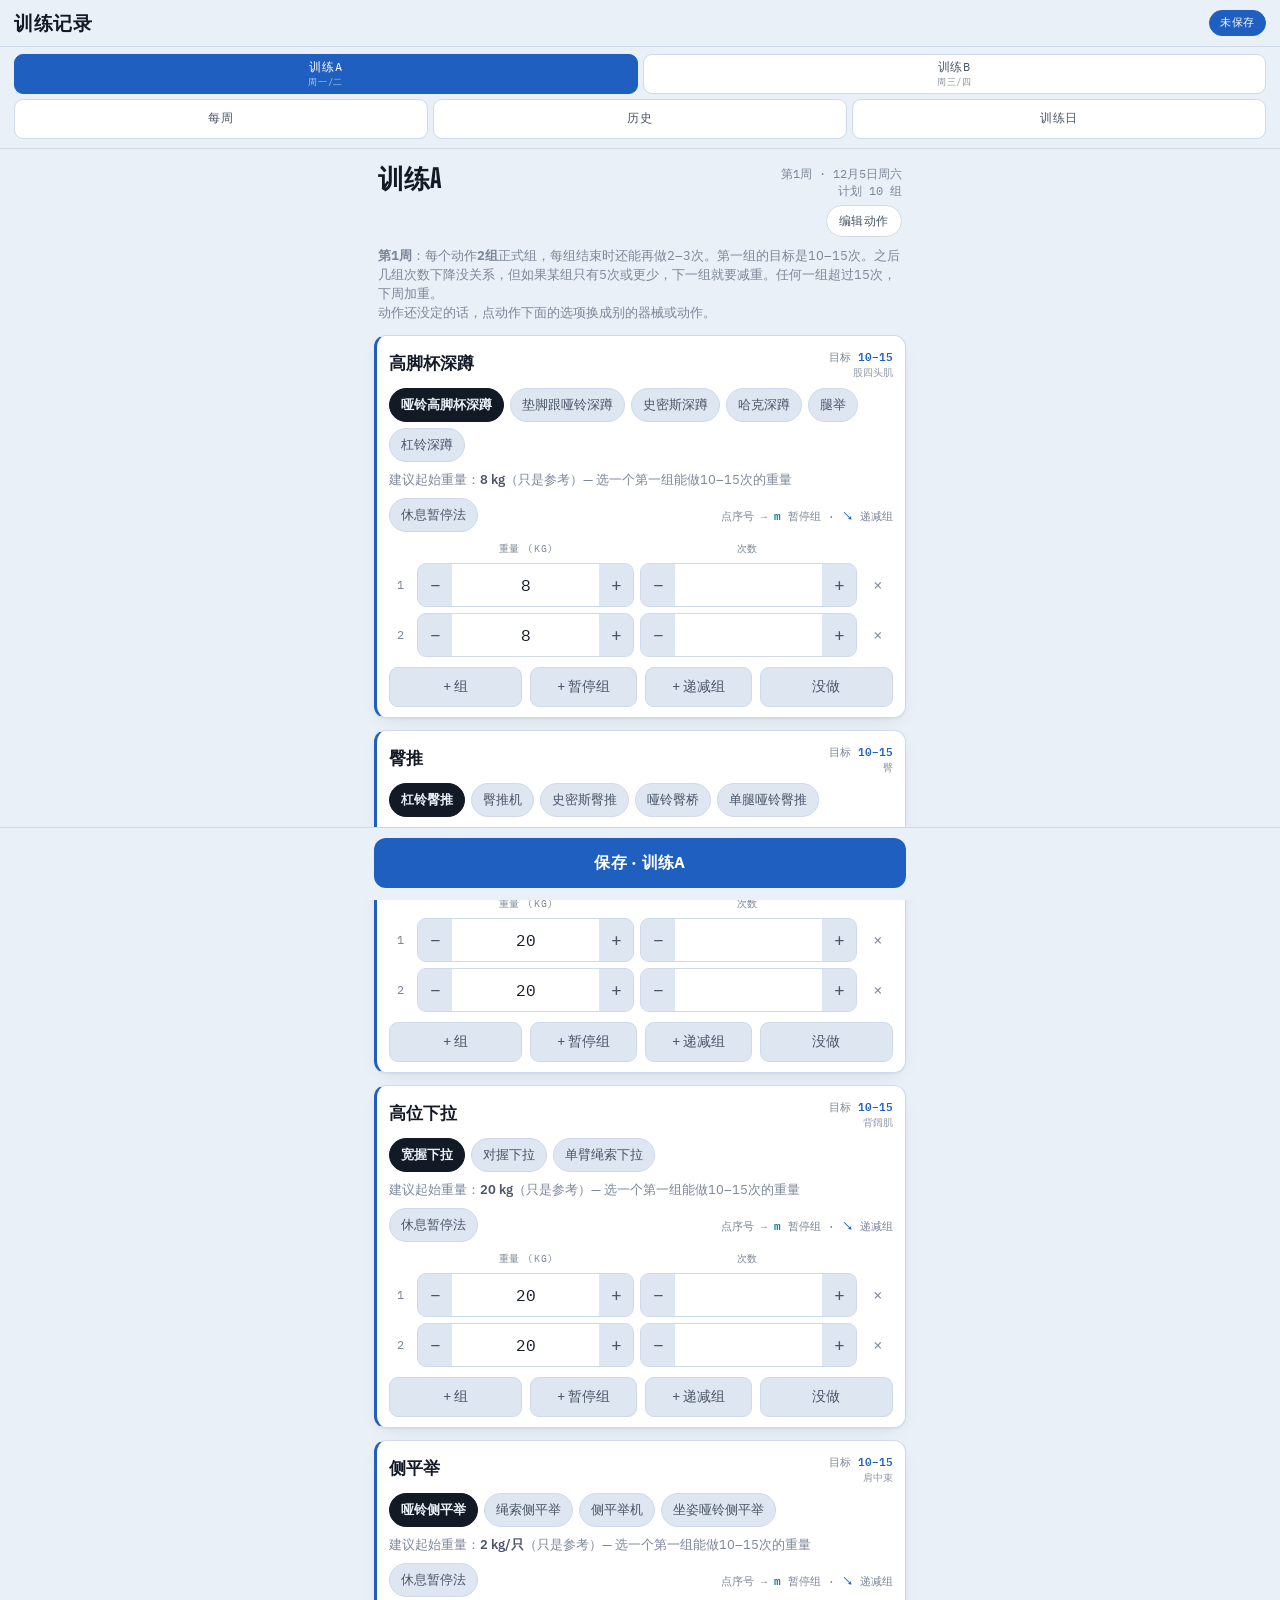
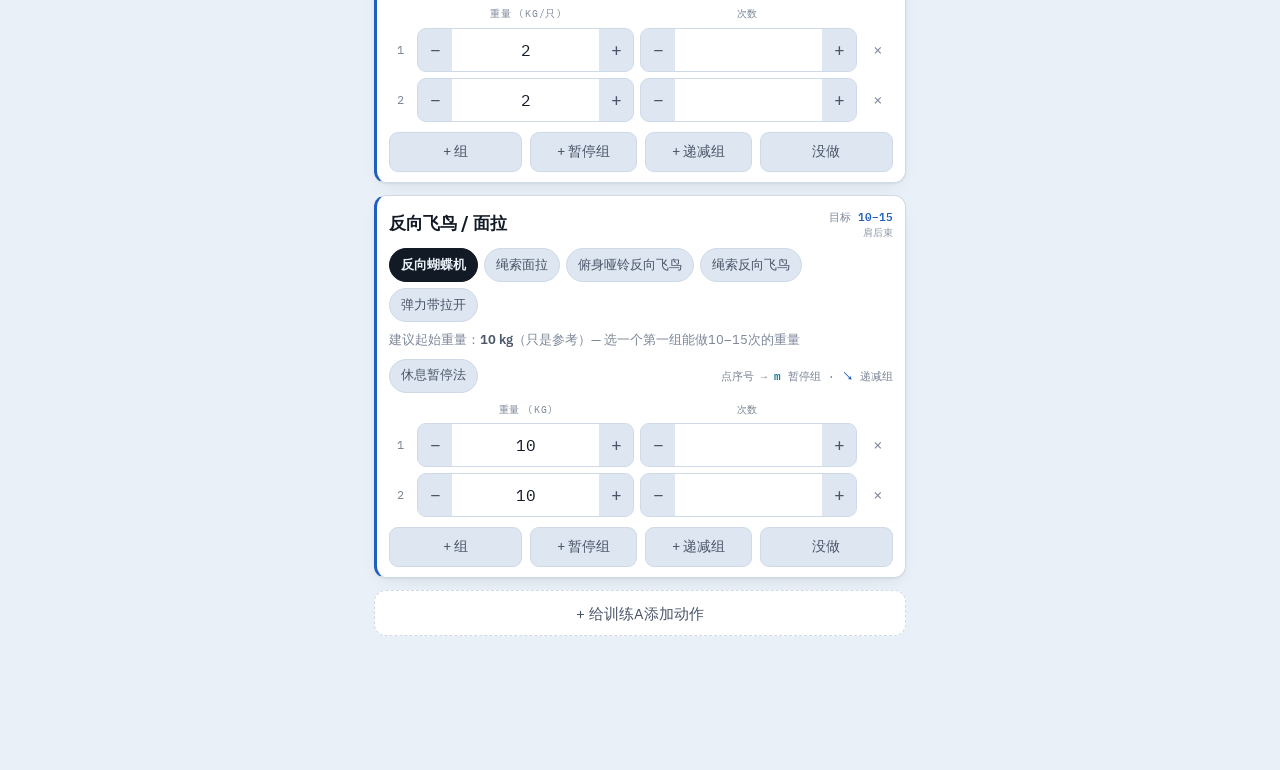
<file: zh/index.html>
<!doctype html>
<html lang="zh-CN">
<head>
<!--HEAD-->
<meta charset="utf-8">
<title>训练记录</title>
<meta name="viewport" content="width=device-width, initial-scale=1, viewport-fit=cover">

<link rel="stylesheet" href="fonts/fonts.css">
<link rel="manifest" href="manifest.webmanifest">
<meta name="theme-color" content="#EAF0F7">
<meta name="apple-mobile-web-app-capable" content="yes">
<meta name="mobile-web-app-capable" content="yes">
<meta name="apple-mobile-web-app-status-bar-style" content="default">
<meta name="apple-mobile-web-app-title" content="训练记录">
<link rel="apple-touch-icon" href="icon-180.png">
<link rel="icon" href="icon-192.png">

<style>
  :root {
    --bg: #EAF0F7;
    --surface: #FFFFFF;
    --surface-alt: #DDE6F1;
    --ink: #121A26;
    --ink-soft: #4A5568;
    --ink-faint: #7C8798;
    --line: #CFDAE8;
    --accent: #1F5FBF;
    --accent-ink: #FFFFFF;
    --push: #1F5FBF;
    --pull: #0E7C9A;
    --legs: #3B4CB8;
    --smalls: #5A6FA8;
    --good: #2F7A55;
    --bad: #B23A3A;
    --shadow: 0 1px 2px rgba(25,26,22,0.06), 0 6px 20px -8px rgba(25,26,22,0.12);
  }
  @media (prefers-color-scheme: dark) {
    :root:not([data-theme="light"]) {
      --bg:#0F141C; --surface:#161D28; --surface-alt:#1E2734;
      --ink:#E8EEF6; --ink-soft:#A6B3C4; --ink-faint:#74819A; --line:#2A3443;
      --accent:#5B9BEF; --accent-ink:#0B1018;
      --push:#5B9BEF; --pull:#4FC1D9; --legs:#8C9BFF; --smalls:#9DB0E0;
      --good:#6CC08F; --bad:#E58080;
      --shadow: 0 1px 2px rgba(0,0,0,0.3), 0 10px 30px -10px rgba(0,0,0,0.5);
    }
  }
  :root[data-theme="dark"] {
    --bg:#161713; --surface:#1E201A; --surface-alt:#262820;
    --ink:#ECEDE6; --ink-soft:#ABAD9F; --ink-faint:#7B7D70; --line:#34362C;
    --accent:#E2703E; --accent-ink:#16170F;
    --push:#E2703E; --pull:#5CB4B9; --legs:#C7A94E; --smalls:#A992CE;
    --good:#7CB876; --bad:#E08A72;
    --shadow: 0 1px 2px rgba(0,0,0,0.3), 0 10px 30px -10px rgba(0,0,0,0.5);
  }

  * { box-sizing: border-box; -webkit-tap-highlight-color: transparent; }
  body {
    margin: 0; background: var(--bg); color: var(--ink);
    font-family: "IBM Plex Sans", -apple-system, "Segoe UI", sans-serif;
    font-size: 16px; line-height: 1.45; -webkit-font-smoothing: antialiased;
    padding-bottom: 92px;
  }
  @media (prefers-reduced-motion: reduce) { * { animation-duration:.001ms!important; transition-duration:.001ms!important; } }

  button { font: inherit; color: inherit; background: none; border: none; padding: 0; cursor: pointer; }
  button:focus-visible, input:focus-visible, select:focus-visible, textarea:focus-visible { outline: 2px solid var(--accent); outline-offset: 2px; border-radius: 4px; }
  .mono { font-family: "IBM Plex Mono", ui-monospace, monospace; font-variant-numeric: tabular-nums; }

  header.top {
    position: sticky; top: 0; z-index: 30;
    display: flex; align-items: center; justify-content: space-between; gap: 10px;
    padding: 9px 14px; background: var(--bg); border-bottom: 1px solid var(--line);
  }
  .brand { font-family: "Big Shoulders Display", "Arial Narrow", sans-serif; text-transform: uppercase; font-weight: 800; font-size: 19px; letter-spacing: .03em; }
  #pill {
    font-family: "IBM Plex Mono", monospace; font-size: 11px; letter-spacing: .06em; text-transform: uppercase;
    padding: 4px 10px; border-radius: 999px; border: 1px solid var(--line); color: var(--ink-faint); background: var(--surface);
  }
  #pill.dirty { color: var(--accent-ink); background: var(--accent); border-color: var(--accent); }
  #pill.saved { color: var(--good); border-color: var(--good); }
  #pill.warn { color: var(--bad); border-color: var(--bad); }

  nav.tabs { position: sticky; top: 47px; z-index: 29; background: var(--bg); border-bottom: 1px solid var(--line); padding: 7px 14px 9px; }
  .tabrow { display: flex; gap: 5px; }
  .tabrow + .tabrow { margin-top: 5px; }
  nav.tabs button {
    flex: 1; min-height: 40px; border-radius: 9px; border: 1px solid var(--line); background: var(--surface);
    font-family: "IBM Plex Mono", monospace; font-size: 11.5px; letter-spacing: .05em; text-transform: uppercase; color: var(--ink-soft);
  }
  nav.tabs button.dt.on { background: var(--hue); border-color: var(--hue); color: var(--accent-ink); }
  nav.tabs button[data-tab="weeks"].on, nav.tabs button[data-tab="hist"].on, nav.tabs button[data-tab="days"].on { background: var(--ink); border-color: var(--ink); color: var(--bg); }
  .tabrow .wd { display: block; font-size: 9px; opacity: .65; letter-spacing: .08em; }

  main { max-width: 560px; margin: 0 auto; padding: 14px 14px 30px; }

  #banner { display: none; margin: 0 0 12px; padding: 12px 14px; border-radius: 12px;
    border: 1px solid var(--accent); border-left: 3px solid var(--accent); background: var(--surface);
    font-size: 13.5px; color: var(--ink-soft); }
  #banner.show { display: block; }
  #banner b { color: var(--ink); }

  .dayline { display: flex; align-items: flex-start; justify-content: space-between; gap: 10px; padding: 2px 4px 10px; }
  .dayline .d { font-family: "Big Shoulders Display", sans-serif; text-transform: uppercase; font-weight: 800; font-size: 26px; line-height: 1; }
  .dayline .rt { text-align: right; }
  .dayline .wk { display: block; font-family: "IBM Plex Mono", monospace; font-size: 12px; color: var(--ink-faint); }
  .editbtn { margin-top: 6px; min-height: 32px; padding: 0 12px; border-radius: 999px;
    border: 1px solid var(--line); background: var(--surface); color: var(--ink-soft);
    font-family: "IBM Plex Mono", monospace; font-size: 11.5px; letter-spacing: .05em; text-transform: uppercase; }
  .editbtn.on { background: var(--ink); color: var(--bg); border-color: var(--ink); }
  .rirnote { font-size: 13px; color: var(--ink-faint); padding: 0 4px 12px; }
  .rirnote.edit { color: var(--ink-soft); }

  .card { background: var(--surface); border: 1px solid var(--line); border-left: 3px solid var(--line);
    border-radius: 12px; padding: 12px 12px 10px; margin: 0 0 12px; box-shadow: var(--shadow); }
  .card[data-hue] { border-left-color: var(--hue, var(--line)); }
  .daylist .drow { display: grid; grid-template-columns: 14px 1fr 92px auto; gap: 8px; align-items: center;
    background: var(--surface); border: 1px solid var(--line); border-left: 3px solid var(--hue); border-radius: 12px; padding: 10px; margin-bottom: 8px; }
  .drow .sw { width: 14px; height: 14px; border-radius: 50%; background: var(--hue); border: none; padding: 0; }
  .drow input, .drow select, .newday input, .newday select { min-height: 40px; border: 1px solid var(--line); border-radius: 9px; background: var(--surface-alt);
    font: inherit; font-size: 15px; color: var(--ink); padding: 0 10px; min-width: 0; width: 100%; }
  .drow .acts { display: flex; gap: 4px; }
  .drow .acts button, .newday button, .gonelist button { min-height: 40px; min-width: 36px; padding: 0 8px; border-radius: 9px; border: 1px solid var(--line); background: var(--surface-alt); color: var(--ink-soft); font-size: 14px; }
  .drow .acts button.del { color: var(--bad); }
  .drow .acts button.del.arm { background: var(--bad); color: var(--accent-ink); border-color: var(--bad); }
  .drow .meta { grid-column: 2 / -1; font-size: 12px; color: var(--ink-faint); }
  .newday { display: grid; grid-template-columns: 1fr 92px auto; gap: 8px; margin: 14px 0 6px; }
  .newday button { background: var(--ink); color: var(--bg); border-color: var(--ink); padding: 0 14px; }
  .gonelist { margin-top: 18px; }
  .gonelist .grow { display: flex; align-items: center; justify-content: space-between; padding: 8px 4px; border-top: 1px dashed var(--line); font-size: 14px; color: var(--ink-soft); }
  .dhead { font-family: "Big Shoulders Display", sans-serif; text-transform: uppercase; font-weight: 800; font-size: 26px; line-height: 1; padding: 2px 4px 10px; }
  .card.skipped { opacity: .55; border-left-style: dashed; }

  .editbar { display: flex; align-items: center; gap: 6px; padding-bottom: 9px; margin-bottom: 8px; border-bottom: 1px dashed var(--line); }
  .iconbtn { width: 38px; min-height: 36px; border-radius: 8px; border: 1px solid var(--line); background: var(--surface-alt); color: var(--ink-soft); font-size: 15px; }
  .iconbtn:disabled { opacity: .35; }
  .editbar .spacer { flex: 1; }
  .rmex { min-height: 36px; padding: 0 13px; border-radius: 8px; border: 1px solid var(--bad); background: var(--surface); color: var(--bad); font-size: 13px; }
  .rmex.arm { background: var(--bad); color: var(--accent-ink); font-weight: 600; }
  .moverow { display: flex; align-items: center; gap: 5px; flex-wrap: wrap; padding-bottom: 9px; margin-bottom: 8px; border-bottom: 1px dashed var(--line); }
  .moverow .lbl { font-family: "IBM Plex Mono", monospace; font-size: 10px; letter-spacing: .08em; text-transform: uppercase; color: var(--ink-faint); margin-right: 2px; }
  .movechip { min-height: 32px; padding: 0 11px; border-radius: 999px; border: 1px solid var(--line); background: var(--surface-alt); color: var(--ink-soft); font-size: 12.5px; }
  .movechip.on { background: var(--ink); color: var(--bg); border-color: var(--ink); font-weight: 600; }

  .chead { display: flex; align-items: center; justify-content: space-between; gap: 8px; }
  .cname { font-weight: 700; font-size: 16.5px; }
  .target { font-family: "IBM Plex Mono", monospace; font-size: 11px; color: var(--ink-faint); white-space: nowrap; text-align: right; }
  .target b { color: var(--accent); font-weight: 600; }
  .target .mg { display: block; font-size: 10px; opacity: .85; }

  .vrow { display: flex; flex-wrap: wrap; gap: 6px; margin-top: 8px; }
  .vchip { font-size: 13px; padding: 6px 11px; min-height: 34px; border-radius: 999px; border: 1px solid var(--line); background: var(--surface-alt); color: var(--ink-soft); }
  .vchip.on { background: var(--ink); color: var(--bg); border-color: var(--ink); font-weight: 600; }

  .hint { font-size: 12.5px; color: var(--ink-faint); margin-top: 8px; }
  .hint b { color: var(--ink-soft); font-weight: 600; }

  .sethead { display: grid; grid-template-columns: 22px 1fr 1fr 30px; gap: 6px; margin-top: 10px; padding: 0 2px;
    font-family: "IBM Plex Mono", monospace; font-size: 10px; letter-spacing: .08em; text-transform: uppercase; color: var(--ink-faint); }
  .sethead span:nth-child(2), .sethead span:nth-child(3) { text-align: center; }
  .set { display: grid; grid-template-columns: 22px 1fr 1fr 30px; gap: 6px; align-items: center; margin-top: 6px; }
  .sn { font-family: "IBM Plex Mono", monospace; font-size: 12px; color: var(--ink-faint); text-align: center; }
  .grp { display: flex; align-items: stretch; border: 1px solid var(--line); border-radius: 9px; overflow: hidden; background: var(--surface-alt); }
  .grp button { width: 34px; min-height: 42px; font-size: 18px; color: var(--ink-soft); background: var(--surface-alt); flex: none; }
  .grp button:active { background: var(--line); }
  .grp input { width: 100%; min-width: 0; border: none; text-align: center; background: var(--surface);
    font-family: "IBM Plex Mono", monospace; font-size: 16px; color: var(--ink); padding: 0 2px; }
  .rmset { color: var(--ink-faint); font-size: 16px; min-height: 42px; }
  .sn { border: none; background: none; padding: 0; min-height: 42px; width: 22px; cursor: pointer; }
  .set.k-m, .set.k-d { margin-left: 10px; grid-template-columns: 22px 1fr 1fr 30px; }
  .set.k-m .sn { color: var(--pull); font-weight: 600; }
  .set.k-d .sn { color: var(--accent); font-weight: 600; }
  .set.k-m .grp { border-color: color-mix(in srgb, var(--pull) 45%, var(--line)); }
  .set.k-d .grp { border-color: color-mix(in srgb, var(--accent) 45%, var(--line)); }
  .myochip { margin-left: auto; }
  .lownote { color: var(--bad); font-weight: 600; }
  .upnote { color: var(--good); font-weight: 600; }
  .modebar { display: flex; align-items: center; gap: 8px; margin-top: 10px; }
  .modebar .lbl { font-family: "IBM Plex Mono", monospace; font-size: 10px; letter-spacing: .08em; text-transform: uppercase; color: var(--ink-faint); }
  .modebar .key { margin-left: auto; font-family: "IBM Plex Mono", monospace; font-size: 10.5px; color: var(--ink-faint); }
  .modebar .key b { color: var(--pull); } .modebar .key i { color: var(--accent); font-style: normal; font-weight: 600; }

  .cfoot { display: flex; gap: 8px; margin-top: 10px; }
  .addset.kind { flex: .8; }
  .addset, .skipbtn { flex: 1; min-height: 40px; border-radius: 9px; border: 1px solid var(--line); font-size: 13.5px; color: var(--ink-soft); background: var(--surface-alt); }
  .skipbtn.on { background: var(--bad); border-color: var(--bad); color: var(--accent-ink); }

  .addex { width: 100%; min-height: 46px; border-radius: 12px; border: 1px dashed var(--line); background: var(--surface); color: var(--ink-soft); font-size: 14.5px; margin-bottom: 12px; }
  .addform { background: var(--surface); border: 1px solid var(--accent); border-radius: 12px; padding: 14px; margin-bottom: 12px; box-shadow: var(--shadow); }
  .addform h4 { margin: 0 0 10px; font-family: "Big Shoulders Display", sans-serif; text-transform: uppercase; font-size: 20px; letter-spacing: .02em; }
  .fld { margin-top: 9px; }
  .fld label { display: block; font-family: "IBM Plex Mono", monospace; font-size: 10.5px; letter-spacing: .07em; text-transform: uppercase; color: var(--ink-faint); margin-bottom: 4px; }
  .fld input[type=text], .fld select { width: 100%; min-height: 44px; border: 1px solid var(--line); border-radius: 9px; background: var(--surface-alt); color: var(--ink); font-size: 16px; padding: 0 11px; }
  .f2 { display: grid; grid-template-columns: 1fr 1fr; gap: 9px; }
  .chkrow { display: flex; align-items: center; gap: 9px; margin-top: 12px; font-size: 13.5px; color: var(--ink-soft); }
  .chkrow input { width: 20px; height: 20px; accent-color: var(--accent); }
  .formfoot { display: flex; gap: 8px; margin-top: 14px; }
  .formfoot button { flex: 1; min-height: 44px; border-radius: 9px; font-size: 14.5px; border: 1px solid var(--line); background: var(--surface-alt); color: var(--ink-soft); }
  .formfoot button.primary { background: var(--accent); border-color: var(--accent); color: var(--accent-ink); font-weight: 600; }

  .removed { border: 1px dashed var(--line); border-radius: 12px; padding: 12px; margin-bottom: 12px; background: var(--surface); }
  .rmhead { font-family: "IBM Plex Mono", monospace; font-size: 10.5px; letter-spacing: .09em; text-transform: uppercase; color: var(--ink-faint); margin-bottom: 4px; }
  .rmrow { display: flex; align-items: center; gap: 8px; padding: 9px 0; border-top: 1px solid var(--line); font-size: 14px; }
  .rmrow:first-of-type { border-top: none; }
  .rmrow span { flex: 1; color: var(--ink-soft); }
  .rmrow button { min-height: 34px; padding: 0 11px; border-radius: 8px; border: 1px solid var(--line); background: var(--surface-alt); font-size: 12.5px; color: var(--ink-soft); }
  .rmrow button.del { border-color: var(--bad); color: var(--bad); }
  .rmrow button.del.arm { background: var(--bad); color: var(--accent-ink); font-weight: 600; }

  /* Weeks */
  .weeknav { display: flex; align-items: center; gap: 8px; margin-bottom: 14px; }
  .weeknav button { width: 46px; min-height: 42px; border-radius: 10px; border: 1px solid var(--line); background: var(--surface); font-size: 17px; color: var(--ink-soft); }
  .weeknav button:disabled { opacity: .3; }
  .weeknav .wlabel { flex: 1; text-align: center; }
  .weeknav .wlabel b { display: block; font-family: "Big Shoulders Display", sans-serif; text-transform: uppercase; font-size: 21px; }
  .weeknav .wlabel span { font-family: "IBM Plex Mono", monospace; font-size: 11.5px; color: var(--ink-faint); }

  .volblock { background: var(--surface); border: 1px solid var(--line); border-radius: 12px; padding: 12px 12px 6px; margin-bottom: 12px; }
  .volhead { display: flex; justify-content: space-between; align-items: baseline; font-family: "IBM Plex Mono", monospace; font-size: 10.5px; letter-spacing: .08em; text-transform: uppercase; color: var(--ink-faint); margin-bottom: 8px; }
  .vrowm { margin-bottom: 9px; }
  .vtop { display: flex; justify-content: space-between; align-items: baseline; font-size: 13.5px; }
  .vtop .mn { color: var(--ink); }
  .vtop .vn { font-family: "IBM Plex Mono", monospace; font-size: 12.5px; color: var(--ink-soft); }
  .vtop .vn i { font-style: normal; color: var(--ink-faint); }
  .bar { position: relative; height: 7px; border-radius: 4px; background: var(--surface-alt); margin-top: 4px; overflow: hidden; }
  .bar i { position: absolute; left: 0; top: 0; bottom: 0; border-radius: 4px; background: var(--accent); }
  .bar i.full { background: var(--good); }
  .vnone { color: var(--ink-faint); font-size: 13px; }

  .hblock { background: var(--surface); border: 1px solid var(--line); border-radius: 12px; padding: 12px; margin-bottom: 12px; }
  .hblock h3 { margin: 0 0 4px; font-size: 15px; font-weight: 700; }
  .hblock h3 em { font-style: normal; font-family: "IBM Plex Mono", monospace; font-size: 10.5px; letter-spacing: .07em; text-transform: uppercase; color: var(--ink-faint); margin-left: 6px; }
  .hrow { display: flex; align-items: baseline; gap: 8px; padding: 7px 0; border-top: 1px solid var(--line); font-size: 13.5px; }
  .hrow:first-of-type { border-top: none; }
  .hdate { font-family: "IBM Plex Mono", monospace; font-size: 11.5px; color: var(--ink-faint); white-space: nowrap; }
  .hsets { flex: 1; font-family: "IBM Plex Mono", monospace; font-size: 13px; color: var(--ink-soft); overflow-wrap: anywhere; }
  .hvar { color: var(--ink-faint); font-size: 11.5px; }
  .delta { font-family: "IBM Plex Mono", monospace; font-size: 11.5px; white-space: nowrap; }
  .delta.up { color: var(--good); } .delta.dn { color: var(--bad); } .delta.eq { color: var(--ink-faint); }
  .hnone { color: var(--ink-faint); font-size: 13px; }
  .hskip { flex: 1; color: var(--bad); font-size: 12.5px; font-family: "IBM Plex Mono", monospace; }
  .hdel { color: var(--ink-faint); font-size: 12px; }
  .hdel.arm { color: var(--bad); font-weight: 600; }
  .hchips { display: flex; gap: 5px; margin: 2px 0 14px; flex-wrap: wrap; }
  .hchips button { flex: 1; min-width: 70px; min-height: 38px; border-radius: 999px; border: 1px solid var(--line); background: var(--surface);
    font-family: "IBM Plex Mono", monospace; font-size: 11.5px; text-transform: uppercase; letter-spacing: .04em; color: var(--ink-soft); }
  .hchips button.on { background: var(--ink); border-color: var(--ink); color: var(--bg); }

  details.panel { margin-top: 14px; border: 1px solid var(--line); border-radius: 12px; background: var(--surface); padding: 10px 12px; }
  details.panel summary { font-size: 13.5px; color: var(--ink-soft); cursor: pointer; }
  details.panel textarea { width: 100%; height: 90px; margin-top: 10px; border: 1px solid var(--line); border-radius: 8px;
    background: var(--surface-alt); color: var(--ink); font-family: "IBM Plex Mono", monospace; font-size: 11px; padding: 8px; }
  .bkrow { display: flex; gap: 8px; margin-top: 8px; }
  .bkrow button { flex: 1; min-height: 38px; border: 1px solid var(--line); border-radius: 8px; background: var(--surface-alt); font-size: 13px; color: var(--ink-soft); }
  .diag { margin-top: 10px; font-family: "IBM Plex Mono", monospace; font-size: 11.5px; color: var(--ink-soft); }
  .diag div { padding: 3px 0; border-top: 1px solid var(--line); }
  .diag div:first-child { border-top: none; }
  .diag .ok { color: var(--good); } .diag .no { color: var(--bad); }

  #savebar { position: fixed; left: 0; right: 0; bottom: 0; z-index: 40;
    padding: 10px 14px calc(12px + env(safe-area-inset-bottom));
    background: var(--bg); border-top: 1px solid var(--line); display: none; }
  #savebar.show { display: block; }
  #savebtn { width: 100%; max-width: 532px; margin: 0 auto; display: block; min-height: 50px;
    background: var(--accent); color: var(--accent-ink); border-radius: 12px; font-weight: 700; font-size: 16px; letter-spacing: .02em; }
  #savebtn:disabled { opacity: .6; }

  #toast { position: fixed; left: 50%; transform: translateX(-50%); bottom: 84px; z-index: 50;
    background: var(--ink); color: var(--bg); font-size: 13.5px; padding: 9px 16px; border-radius: 999px;
    opacity: 0; pointer-events: none; transition: opacity .2s ease; max-width: 88vw; text-align: center; }
  #toast.show { opacity: 1; }

  .bkfile { display:inline-flex; align-items:center; cursor:pointer; }
  .note { font-size: 12.5px; color: var(--ink-faint); padding: 4px; }
</style>
<!--/HEAD-->
</head>
<body>
<!--BODY-->
<script id="seed" type="application/json"></script>
<script id="tmpl" type="text/plain"></script>

<header class="top">
  <span class="brand">训练记录</span>
  <span id="pill" class="mono">…</span>
</header>

<nav class="tabs" id="tabs">
  <div id="daytabs"></div>
  <div class="tabrow">
    <button data-tab="weeks">每周</button>
    <button data-tab="hist">历史</button>
    <button data-tab="days">训练日</button>
  </div>
</nav>

<main>
  <div id="banner"></div>
  <div id="view" aria-live="polite"></div>
</main>

<div id="savebar"><button id="savebtn">保存</button></div>
<div id="toast" role="status"></div>

<script>
'use strict';

/* ---------- Muscle groups ---------- */
const MUSCLES = ['胸','肩中束','肩后束','肱三头肌','肱二头肌','背阔肌','上背',
                 '斜方肌','前臂','股四头肌','臀','腘绳肌','小腿','腹部','下背'];

/* ---------- Built-in program (Version 2) ---------- */
const PROGRAM = {
  intro: { label:'入门课', items:[] },
  a: { label:'训练A', items:[
    { k:'goblet', n:'高脚杯深蹲', m:'股四头肌', t:'10–15', vars:[
      { id:'db', n:'哑铃高脚杯深蹲', w:8, u:'kg' }, { id:'heels', n:'垫脚跟哑铃深蹲', w:6, u:'kg/只' },
      { id:'smith', n:'史密斯深蹲', w:10, u:'kg' }, { id:'hack', n:'哈克深蹲', w:10, u:'kg' },
      { id:'legpress', n:'腿举', w:30, u:'kg' }, { id:'bb', n:'杠铃深蹲', w:20, u:'kg' } ] },
    { k:'hipthrust', n:'臀推', m:'臀', t:'10–15', vars:[
      { id:'bb', n:'杠铃臀推', w:20, u:'kg' }, { id:'mach', n:'臀推机', w:20, u:'kg' },
      { id:'smith', n:'史密斯臀推', w:20, u:'kg' }, { id:'bridge', n:'哑铃臀桥', w:10, u:'kg' },
      { id:'single', n:'单腿哑铃臀推', w:0, u:'kg', bw:true } ] },
    { k:'pulldown', n:'高位下拉', m:'背阔肌', t:'10–15', vars:[
      { id:'wide', n:'宽握下拉', w:20, u:'kg' }, { id:'neutral', n:'对握下拉', w:20, u:'kg' },
      { id:'single', n:'单臂绳索下拉', w:7.5, u:'kg/侧' } ] },
    { k:'latraise', n:'侧平举', m:'肩中束', t:'10–15', vars:[
      { id:'db', n:'哑铃侧平举', w:2, u:'kg/只' }, { id:'cable', n:'绳索侧平举', w:2.5, u:'kg/侧' },
      { id:'mach', n:'侧平举机', w:10, u:'kg' }, { id:'seated', n:'坐姿哑铃侧平举', w:2, u:'kg/只' } ] },
    { k:'reardelt', n:'反向飞鸟 / 面拉', m:'肩后束', t:'10–15', vars:[
      { id:'pec', n:'反向蝴蝶机', w:10, u:'kg' }, { id:'face', n:'绳索面拉', w:10, u:'kg' },
      { id:'db', n:'俯身哑铃反向飞鸟', w:2, u:'kg/只' }, { id:'cable', n:'绳索反向飞鸟', w:2.5, u:'kg/侧' },
      { id:'band', n:'弹力带拉开', w:0, u:'kg', bw:true } ] },
  ]},
  b: { label:'训练B', items:[
    { k:'rdl', n:'罗马尼亚硬拉', m:'腘绳肌', t:'10–15', vars:[
      { id:'db', n:'哑铃罗马尼亚硬拉', w:8, u:'kg/只' }, { id:'bb', n:'杠铃罗马尼亚硬拉', w:20, u:'kg' },
      { id:'single', n:'单腿哑铃罗马尼亚硬拉', w:6, u:'kg' }, { id:'ext', n:'45°背伸', w:0, u:'kg', bw:true },
      { id:'pull', n:'绳索后拉', w:10, u:'kg' } ] },
    { k:'bss', n:'保加利亚分腿蹲（身体前倾）', m:'臀', t:'10–15', vars:[
      { id:'db', n:'哑铃分腿蹲', w:4, u:'kg/只' }, { id:'rlunge', n:'后撤弓步', w:4, u:'kg/只' },
      { id:'wlunge', n:'行走弓步', w:4, u:'kg/只' }, { id:'step', n:'高台阶上步', w:4, u:'kg/只' },
      { id:'smith', n:'史密斯分腿蹲', w:10, u:'kg' } ] },
    { k:'row', n:'坐姿绳索划船', m:'上背', t:'10–15', vars:[
      { id:'cable', n:'坐姿绳索划船', w:20, u:'kg' }, { id:'chest', n:'胸部支撑哑铃划船', w:6, u:'kg/只' },
      { id:'single', n:'单臂哑铃划船', w:8, u:'kg' }, { id:'mach', n:'器械划船', w:20, u:'kg' },
      { id:'inv', n:'反向划船', w:0, u:'kg', bw:true } ] },
    { k:'incline', n:'上斜哑铃卧推', m:'胸', t:'10–15', vars:[
      { id:'db', n:'上斜哑铃卧推', w:5, u:'kg/只' }, { id:'flat', n:'平板哑铃卧推', w:5, u:'kg/只' },
      { id:'mach', n:'上斜器械推胸', w:10, u:'kg' }, { id:'smith', n:'史密斯上斜卧推', w:10, u:'kg' },
      { id:'cable', n:'绳索推胸', w:5, u:'kg/侧' }, { id:'pushup', n:'俯卧撑', w:0, u:'kg', bw:true } ] },
    { k:'abduction', n:'髋外展', m:'臀', t:'10–15', vars:[
      { id:'mach', n:'髋外展机', w:20, u:'kg' }, { id:'cable', n:'绳索站姿外展', w:2.5, u:'kg' },
      { id:'walk', n:'弹力带侧向走', w:0, u:'kg', bw:true }, { id:'seated', n:'坐姿弹力带外展', w:0, u:'kg', bw:true } ] },
  ]},
};

/* ---------- Her programme timeline ---------- */
const START = '2026-11-30';       // week 1 starts Monday 30 Nov; the intro session comes before it
function progWeek(iso){
  if (iso < START) return 0;
  return Math.floor((new Date(weekStart(iso)+'T12:00:00') - new Date(START+'T12:00:00')) / 604800000) + 1;
}
function phaseOf(iso){
  const w = progWeek(iso);
  if (w <= 0) return { w:w, s:1, key:'intro' };
  if (w === 1) return { w:w, s:2, key:'easy' };
  if (w <= 3) return { w:w, s:3, key:'hard' };
  return { w:w, s:3, key:'fail' };
}
function wkLabel(iso){ const w = progWeek(iso); return w >= 1 ? '第'+w+'周' : (w === 0 ? '入门' : '更早'); }
const RULES = '第一组的目标是10–15次。之后几组次数下降没关系，但如果某组只有5次或更少，下一组就要减重。任何一组超过15次，下周加重。';
function phaseNote(iso){
  const p = phaseOf(iso);
  if (p.key === 'intro') return '<b>入门课</b>：每个动作先做2–3组轻重量热身，专心学动作。然后做<b>1组正式组</b>，下放时慢数3–4秒，'
    + '做到10–15次、还能再做2–3次时停下。目的是学会动作，接下来几天肌肉会酸痛，这是正常的，不要做得太累。';
  if (p.key === 'easy') return '<b>第1周</b>：每个动作<b>2组</b>正式组，每组结束时还能再做2–3次。' + RULES;
  if (p.key === 'hard') return '<b>第'+p.w+'周</b>：每个动作<b>3组</b>，要比较吃力，每组结束时只能再做1–2次。' + RULES;
  return '<b>第'+p.w+'周</b>：每个动作<b>3组</b>，接近力竭：做到再多一次就很难保持动作标准为止。' + RULES;
}
/* planned sets follow the calendar, not a fixed number */
Object.keys(PROGRAM).forEach(function(d){
  PROGRAM[d].items.forEach(function(it){
    Object.defineProperty(it, 's', { enumerable:true, get:function(){ return phaseOf(todayKey()).s; } });
  });
});
function incW(w){ return w < 10 ? 1 : 2.5; }
function lowerW(w){
  if (w == null || w <= 0) return w;
  const step = w < 10 ? 1 : 2.5;
  return Math.max(step, Math.round((w * 0.8) / step) * step);
}
const BUILTIN = Object.keys(PROGRAM);
const HUES = ['#1F5FBF','#0E7C9A','#3B4CB8','#2B6CB0','#4C7DBF','#1A4E8A','#3E8EC9','#5A6FA8'];
const WDN = ['周日','周一','周二','周三','周四','周五','周六'];
let DAYS = BUILTIN.slice();      // active days, in tab order
function defaultDays(){
  return [ { id:'intro', label:'入门课', wd:null, c:2 },
           { id:'a', label:'训练A', wd:1, wd2:2, c:0 }, { id:'b', label:'训练B', wd:3, wd2:4, c:1 } ];
}
function dayObj(id){
  const ds = (state && state.days) || [];
  for (let i=0;i<ds.length;i++) if (ds[i].id === id) return ds[i];
  return null;
}
function wdText(d){
  if (d.wd == null) return '&nbsp;';
  return WDN[d.wd] + (d.wd2 != null ? '/' + WDN[d.wd2].slice(1) : '');
}
function dayLabel(id){ const d = dayObj(id); return d ? d.label : (id ? id.charAt(0).toUpperCase() + id.slice(1) : 'Day'); }
function dayHue(id){ const d = dayObj(id); return HUES[(d ? d.c : 0) % HUES.length]; }
function syncDays(){
  DAYS = state.days.filter(function(d){ return !d.gone; }).map(function(d){ return d.id; });
}
function renderTabs(){
  const box = document.getElementById('daytabs');
  if (!box) return;
  let html = '';
  for (let i=0;i<DAYS.length;i+=4){
    html += '<div class="tabrow">' + DAYS.slice(i, i+4).map(function(id){
      const d = dayObj(id);
      return '<button class="dt" data-tab="'+esc(id)+'" style="--hue:'+dayHue(id)+'">'+esc(d.label)
        + '<span class="wd">'+wdText(d)+'</span></button>';
    }).join('') + '</div>';
  }
  box.innerHTML = html;
  if (html) box.lastElementChild.style.marginBottom = '5px';
}

/* ---------- State ---------- */
const LSKEY = 'ironledger.zh.v1';
const TABKEY = 'ironledger.zh.tab';
let state = blankState();
let dirty = false;
let cloud = undefined;
let lastErr = '';
let lsOK = null;
let tab = 'push';
let histDay = 'push';
let weekOffset = 0;          // 0 = current week, -1 = last week …
let editing = false;
let adding = false;
let lastSaveAt = 0;

const artP = Promise.resolve(null);   /* offline build: device storage only */
let swOK = null;

function blankState(){
  return { v:3, savedAt:0, metaU:0, sessions:{}, custom:[], hidden:[], purged:[], dayOf:{},
           order:{intro:[],a:[],b:[]}, days: defaultDays() };
}
function normalize(s){
  if (!s || typeof s !== 'object') return blankState();
  if (!s.sessions || typeof s.sessions !== 'object') s.sessions = {};
  // migrate v2 (per-day custom/hidden objects) -> v3 (flat arrays)
  if (s.custom && !Array.isArray(s.custom)){
    const flat = [];
    BUILTIN.forEach(function(d){ (s.custom[d] || []).forEach(function(it){ it.nday = d; flat.push(it); }); });
    s.custom = flat;
  }
  if (s.hidden && !Array.isArray(s.hidden)){
    const flat = [];
    BUILTIN.forEach(function(d){ (s.hidden[d] || []).forEach(function(k){ flat.push(k); }); });
    s.hidden = flat;
  }
  if (!Array.isArray(s.custom)) s.custom = [];
  if (!Array.isArray(s.hidden)) s.hidden = [];
  if (!Array.isArray(s.purged)) s.purged = [];
  if (!s.dayOf || typeof s.dayOf !== 'object') s.dayOf = {};
  if (!s.order || typeof s.order !== 'object') s.order = {};
  if (!Array.isArray(s.days) || !s.days.length) s.days = defaultDays();
  s.days = s.days.filter(function(d){ return d && typeof d.id === 'string' && d.id; });
  s.days.forEach(function(d, i){
    if (typeof d.label !== 'string' || !d.label.trim()) d.label = 'Day ' + (i+1);
    if (!(typeof d.wd === 'number' && d.wd >= 0 && d.wd <= 6)) d.wd = null;
    if (!(typeof d.wd2 === 'number' && d.wd2 >= 0 && d.wd2 <= 6)) d.wd2 = null;
    if (typeof d.c !== 'number') d.c = i % HUES.length;
  });
  const dayIds = s.days.map(function(d){ return d.id; });
  dayIds.forEach(function(d){ if (!Array.isArray(s.order[d])) s.order[d] = []; });
  s.custom.forEach(function(it){
    if (!it.m) it.m = '其他';
    if (!it.nday || dayIds.indexOf(it.nday) < 0) it.nday = dayIds[dayIds.length-1];
  });
  if (typeof s.metaU !== 'number') s.metaU = 0;
  if (typeof s.savedAt !== 'number') s.savedAt = 0;
  s.v = 3;
  return s;
}

/* ---------- Self-rebuilding document ---------- */
const B64 = (document.getElementById('tmpl').textContent || '').trim();
const MARK_T = '__' + 'TMPL_B64__';
const MARK_S = '__' + 'SEED_JSON__';
function templateSource(){
  if (!B64 || B64.indexOf('__TMPL') === 0) return null;
  try {
    const bin = atob(B64);
    const bytes = new Uint8Array(bin.length);
    for (let i=0;i<bin.length;i++) bytes[i] = bin.charCodeAt(i);
    return new TextDecoder('utf-8').decode(bytes);
  } catch(e){ return null; }
}
function buildDoc(){
  const T = templateSource();
  if (!T) return null;
  if (T.indexOf(MARK_T) < 0 || T.indexOf(MARK_S) < 0) return null;
  const json = JSON.stringify(state).replace(/</g, '\\u003c');
  const out = T.replace(MARK_T, function(){ return B64; }).replace(MARK_S, function(){ return json; });
  if (out.indexOf('<!doctype') !== 0 && out.indexOf('<!DOCTYPE') !== 0) return null;
  return out;
}

/* ---------- Storage ---------- */
function testLS(){
  try {
    localStorage.setItem(LSKEY+'.probe','1');
    const v = localStorage.getItem(LSKEY+'.probe');
    localStorage.removeItem(LSKEY+'.probe');
    return v === '1';
  } catch(e){ return false; }
}
function readLocal(){ try { const s = localStorage.getItem(LSKEY); return s ? JSON.parse(s) : null; } catch(e){ return null; } }
function persistLocal(){ try { localStorage.setItem(LSKEY, JSON.stringify({ state:state, dirty:dirty })); } catch(e){ lsOK = false; } }
function rememberTab(){
  try { sessionStorage.setItem(TABKEY, tab); } catch(e){}
  try { localStorage.setItem(TABKEY, tab); } catch(e){}
}
function initialTab(){
  try { const t = sessionStorage.getItem(TABKEY); if (t) return t; } catch(e){}
  const today = new Date().getDay();
  if (todayKey() < START && dayObj('intro') && !dayObj('intro').gone) return 'intro';
  const byDay = state.days.filter(function(d){ return !d.gone && (d.wd === today || d.wd2 === today); })[0];
  if (byDay) return byDay.id;
  try { const t = localStorage.getItem(TABKEY); if (t) return t; } catch(e){}
  return 'push';
}
function readSeed(){
  const el = document.getElementById('seed');
  const txt = (el && el.textContent || '').trim();
  if (!txt || txt.indexOf('__SEED') === 0) return null;
  try { const o = JSON.parse(txt); return (o && o.sessions) ? o : null; } catch(e){ return null; }
}
function mergeStates(base0, other0){
  const base = normalize(base0 || blankState());
  if (!other0 || !other0.sessions) return base;
  const O = normalize(other0);
  for (const key in O.sessions){
    const cur = base.sessions[key];
    if (!cur || (O.sessions[key].u || 0) > (cur.u || 0)) base.sessions[key] = O.sessions[key];
  }
  if ((O.metaU || 0) > (base.metaU || 0)){
    base.custom = O.custom; base.hidden = O.hidden; base.purged = O.purged;
    base.dayOf = O.dayOf; base.order = O.order; base.days = O.days; base.metaU = O.metaU;
  }
  if ((O.savedAt || 0) > (base.savedAt || 0)) base.savedAt = O.savedAt;
  return base;
}
function computeDirty(){
  const sa = state.savedAt || 0;
  if ((state.metaU || 0) > sa) return true;
  for (const key in state.sessions){
    if ((state.sessions[key].u || 0) > sa && sessionHasContent(state.sessions[key])) return true;
  }
  return false;
}
function sessionHasContent(sess){
  for (const k in sess.ex){
    const e = sess.ex[k];
    if (e.skip) return true;
    if (e.sets && e.sets.some(function(s){ return s.r != null; })) return true;
  }
  return false;
}
function markMeta(){ state.metaU = Date.now(); dirty = true; persistLocal(); }

/* ---------- Item lookup ---------- */
function everyItem(){
  const out = [];
  BUILTIN.forEach(function(d){ PROGRAM[d].items.forEach(function(it){ out.push(it); }); });
  state.custom.forEach(function(it){ out.push(it); });
  return out;
}
function nativeDay(k){
  for (let i=0;i<BUILTIN.length;i++){
    const items = PROGRAM[BUILTIN[i]].items;
    for (let j=0;j<items.length;j++) if (items[j].k === k) return BUILTIN[i];
  }
  for (let i=0;i<state.custom.length;i++) if (state.custom[i].k === k) return state.custom[i].nday;
  return 'smalls';
}
function dayFor(k){ const d = state.dayOf[k]; return (d && dayObj(d)) ? d : nativeDay(k); }
function itemByKey(k){
  const all = everyItem();
  for (let i=0;i<all.length;i++) if (all[i].k === k) return all[i];
  return null;
}
function isHidden(k){ return state.hidden.indexOf(k) >= 0; }
function isPurged(k){ return state.purged.indexOf(k) >= 0; }
function orderItems(day, list){
  const ord = state.order[day] || [];
  if (!ord.length) return list;
  return list.slice().sort(function(a,b){
    let ia = ord.indexOf(a.k), ib = ord.indexOf(b.k);
    if (ia < 0) ia = 1000 + list.indexOf(a);
    if (ib < 0) ib = 1000 + list.indexOf(b);
    return ia - ib;
  });
}
function dayItems(day){
  if (day === 'intro'){
    let all = [];
    DAYS.forEach(function(d){ if (d !== 'intro') all = all.concat(dayItems(d)); });
    return all;
  }
  return orderItems(day, everyItem().filter(function(it){
    return dayFor(it.k) === day && !isHidden(it.k) && !isPurged(it.k);
  }));
}
function hiddenItems(day){
  return everyItem().filter(function(it){ return dayFor(it.k) === day && isHidden(it.k) && !isPurged(it.k); });
}

/* ---------- Dates & weeks ---------- */
function pad(n){ return String(n).padStart(2,'0'); }
function isoOf(d){ return d.getFullYear()+'-'+pad(d.getMonth()+1)+'-'+pad(d.getDate()); }
function todayKey(){ return isoOf(new Date()); }
function fmtDate(iso){
  return new Date(iso+'T12:00:00').toLocaleDateString('zh-CN', { month:'long', day:'numeric', weekday:'short' });
}
function fmtShort(iso){
  return new Date(iso+'T12:00:00').toLocaleDateString('zh-CN', { month:'long', day:'numeric' });
}
function weekStart(iso){                         // Monday-based
  const d = new Date(iso+'T12:00:00');
  d.setDate(d.getDate() - ((d.getDay()+6) % 7));
  return isoOf(d);
}
function shiftWeek(iso, n){
  const d = new Date(iso+'T12:00:00');
  d.setDate(d.getDate() + n*7);
  return isoOf(d);
}
function shiftDays(iso, n){
  const d = new Date(iso+'T12:00:00');
  d.setDate(d.getDate() + n);
  return isoOf(d);
}
function anchorWeek(){
  let min = null;
  for (const key in state.sessions){
    if (!sessionHasContent(state.sessions[key])) continue;
    const w = weekStart(state.sessions[key].date);
    if (!min || w < min) min = w;
  }
  return min;
}
function weekNo(iso){ return progWeek(iso); }

/* ---------- Sessions ---------- */
function skey(day, date){ return day + '|' + date; }
function curSession(day){
  const key = skey(day, todayKey());
  if (!state.sessions[key]) state.sessions[key] = { day:day, date:todayKey(), u:0, ex:{} };
  return state.sessions[key];
}
function allSessionsSorted(){
  const out = [];
  for (const key in state.sessions){
    const s = state.sessions[key];
    if (sessionHasContent(s)) out.push(s);
  }
  out.sort(function(a,b){ return a.date < b.date ? 1 : (a.date > b.date ? -1 : 0); });
  return out;
}
function prevEntry(exKey, beforeDate, variantId){    // searches every day, so moves keep history
  const list = allSessionsSorted();
  for (let i=0;i<list.length;i++){
    const s = list[i];
    if (s.date >= beforeDate) continue;
    const e = s.ex[exKey];
    if (!e || e.skip) continue;
    if (variantId && e.v !== variantId) continue;
    const logged = (e.sets||[]).filter(function(x){ return x.r != null; });
    if (logged.length) return { date:s.date, v:e.v, sets:logged };
  }
  return null;
}
function topW(sets){
  let m = null;
  sets.forEach(function(s){ if (s.k !== 'd' && s.r != null && s.w != null && (m===null || s.w > m)) m = s.w; });
  return m;
}

/* ---------- Volume ---------- */
function plannedByMuscle(){
  const out = {};
  DAYS.forEach(function(d){
    if (d === 'intro') return;
    dayItems(d).forEach(function(it){ out[it.m] = (out[it.m] || 0) + (it.s || 0); });
  });
  return out;
}
function loggedByMuscle(wkStart){
  const wkEnd = shiftWeek(wkStart, 1);
  const out = {};
  for (const key in state.sessions){
    const s = state.sessions[key];
    if (s.date < wkStart || s.date >= wkEnd) continue;
    for (const k in s.ex){
      const e = s.ex[k];
      if (e.skip) continue;
      const n = (e.sets||[]).reduce(function(a, x){ return x.r == null ? a : a + setWeight(x); }, 0);
      if (!n) continue;
      const it = itemByKey(k);
      const m = it ? it.m : '其他';
      out[m] = (out[m] || 0) + n;
    }
  }
  return out;
}

/* Myo mini-sets count as about 2/3 of a set and drop sets about 1/2 */
function setWeight(s){ return s.k === 'm' ? 2/3 : s.k === 'd' ? 0.5 : 1; }
function fmtN(n){ return String(Math.round(n * 10) / 10); }

/* ---------- Format ---------- */
function esc(x){ return String(x).replace(/&/g,'&amp;').replace(/</g,'&lt;').replace(/>/g,'&gt;').replace(/"/g,'&quot;'); }
function fmtW(w, variant){
  if (w == null) return '?';
  if (variant && variant.bw) return w === 0 ? '自重' : '自重+' + w;
  return String(w);
}
function fmtSets(sets, variant){
  const done = sets.filter(function(s){ return s.r != null; });
  let out = '';
  done.forEach(function(s, i){
    const prev = done[i-1];
    if (s.k === 'm'){
      out += (i ? ' + ' : '') + 'm' + (prev && prev.w === s.w ? '' : fmtW(s.w, variant) + '×') + s.r;
    } else if (s.k === 'd'){
      out += (i ? ' ↘ ' : '↘ ') + fmtW(s.w, variant) + '×' + s.r;
    } else {
      out += (i ? ' · ' : '') + fmtW(s.w, variant) + '×' + s.r;
    }
  });
  return out;
}

/* ---------- Cards ---------- */
function findVar(item, id){
  for (let i=0;i<item.vars.length;i++) if (item.vars[i].id===id) return item.vars[i];
  return item.vars[0];
}
function chosenVariantId(day, item){
  const st = curSession(day).ex[item.k];
  if (st && st.v) return st.v;
  const prev = prevEntry(item.k, '9999', null);
  if (prev){ for (let i=0;i<item.vars.length;i++) if (item.vars[i].id === prev.v) return prev.v; }
  return item.vars[0].id;
}
function progressFrom(prev){
  const straight = prev.sets.filter(function(s){ return !s.k && s.r != null; });
  if (!straight.length) return null;
  const w0 = straight[0].w;
  const up = straight.some(function(s){ return s.r > 15; });
  return { w0:w0, up:up, w: (up && w0 != null) ? Math.round((w0 + incW(w0)) * 100) / 100 : w0 };
}
function prefillRows(item, variant){
  const prev = prevEntry(item.k, todayKey(), variant.id);
  const done = prev ? prev.sets.filter(function(x){ return !x.k && x.w != null; }) : [];
  const rows = [];
  for (let i=0;i<item.s;i++){
    const src = done[i] || done[done.length-1];
    rows.push({ w: src ? src.w : variant.w, r:null });
  }
  return rows;
}
function isMyo(st){ return (st.sets||[]).some(function(s){ return s.k === 'm'; }); }
function dropW(w){
  if (w == null || w <= 0) return w;
  const step = w >= 10 ? 2.5 : 1.25;
  return Math.max(step, Math.round((w * 0.75) / step) * step);
}
function ensureEx(day, item){
  const sess = curSession(day);
  if (!sess.ex[item.k]){
    const vid = chosenVariantId(day, item);
    sess.ex[item.k] = { v:vid, skip:false, sets: prefillRows(item, findVar(item, vid)) };
  }
  return sess.ex[item.k];
}
function setLabel(sets, i){
  const s = sets[i];
  if (s.k === 'm') return 'm';
  if (s.k === 'd') return '↘';
  let n = 0;
  for (let j=0;j<=i;j++) if (!sets[j].k) n++;
  return String(n);
}
function setRowHTML(row, i, total, sets){
  const wv = row.w == null ? '' : row.w;
  const rv = row.r == null ? '' : row.r;
  const kind = row.k || '';
  const nm = kind === 'm' ? '休息暂停小组' : kind === 'd' ? '递减组' : '普通组';
  return '<div class="set'+(kind ? ' k-'+kind : '')+'" data-i="'+i+'" data-kind="'+kind+'">'
    + '<button type="button" class="sn" data-act="cyclek" aria-label="'+nm+'，点一下切换类型">'+setLabel(sets, i)+'</button>'
    + '<div class="grp"><button type="button" data-act="wdec" aria-label="减重量">−</button>'
    + '<input class="win" type="text" inputmode="decimal" autocomplete="off" value="'+wv+'">'
    + '<button type="button" data-act="winc" aria-label="加重量">+</button></div>'
    + '<div class="grp"><button type="button" data-act="rdec" aria-label="减次数">−</button>'
    + '<input class="rin" type="text" inputmode="numeric" autocomplete="off" value="'+rv+'">'
    + '<button type="button" data-act="rinc" aria-label="加次数">+</button></div>'
    + (total > 1 ? '<button type="button" class="rmset" data-act="rmset" aria-label="删除这组">×</button>' : '<span></span>')
    + '</div>';
}
function cardHTML(day, item, idx, total){
  const st = ensureEx(day, item);
  const variant = findVar(item, st.v);
  const target = variant.t || item.t;
  const prev = prevEntry(item.k, todayKey(), variant.id);
  let hint;
  if (prev){
    hint = '上次（'+wkLabel(prev.date)+' · '+fmtDate(prev.date)+'）：<b>'+esc(fmtSets(prev.sets, variant))+'</b>';
    const pr = progressFrom(prev);
    if (pr && pr.up) hint += '<br><span class="upnote">上次有一组超过15次 → 加重！</span>';
  } else {
    const sw = variant.bw && variant.w === 0 ? '自重' : variant.w + ' ' + variant.u;
    hint = '建议起始重量：<b>'+esc(sw)+'</b>（只是参考）— 选一个第一组能做10–15次的重量';
  }
  (st.sets || []).forEach(function(s, i){
    if (s.k || s.r == null) return;
    if (s.r <= 5 && i < st.sets.length - 1) hint += '<br><span class="lownote">第'+(i+1)+'组只做了'+s.r+'次 → 下一组减重！</span>';
    if (s.r > 15) hint += '<br><span class="upnote">第'+(i+1)+'组超过15次 → 下周加重</span>';
  });
  let head = '';
  if (editing){
    head = '<div class="editbar">'
      + '<button type="button" class="iconbtn" data-act="moveup" aria-label="上移"'+(idx===0?' disabled':'')+'>↑</button>'
      + '<button type="button" class="iconbtn" data-act="movedn" aria-label="下移"'+(idx===total-1?' disabled':'')+'>↓</button>'
      + '<span class="spacer"></span>'
      + '<button type="button" class="rmex" data-act="rmex">移除</button></div>'
      + '<div class="moverow"><span class="lbl">训练日</span>'
      + DAYS.map(function(d){
          return '<button type="button" class="movechip'+(d===day?' on':'')+'" data-act="moveday" data-md="'+d+'">'+esc(dayLabel(d))+'</button>';
        }).join('')
      + '</div>';
  }
  let chips = '';
  if (item.vars.length > 1){
    chips = '<div class="vrow">' + item.vars.map(function(v){
      return '<button type="button" class="vchip'+(v.id===st.v?' on':'')+'" data-act="variant" data-vid="'+esc(v.id)+'">'+esc(v.n)+'</button>';
    }).join('') + '</div>';
  }
  let body;
  if (!st.skip){
    body = chips + '<div class="hint">'+hint+'</div>'
      + '<div class="modebar"><button type="button" class="vchip'+(isMyo(st)?' on':'')+'" data-act="myomode">休息暂停法</button>'
      + '<span class="key">点序号 → <b>m</b> 暂停组 · <i>↘</i> 递减组</span></div>'
      + '<div class="sethead"><span></span><span>重量 ('+esc(variant.u)+')</span><span>次数</span><span></span></div>'
      + st.sets.map(function(r,i){ return setRowHTML(r, i, st.sets.length, st.sets); }).join('');
  } else {
    body = '<div class="hint">今天标记为没做 — 点下面的按钮可撤销。</div>';
  }
  return '<div class="card'+(st.skip?' skipped':'')+'" data-hue="'+esc(day)+'" style="--hue:'+dayHue(day)+'" data-k="'+esc(item.k)+'">'
    + head
    + '<div class="chead"><span class="cname">'+esc(item.n)+'</span>'
    + '<span class="target">目标 <b>'+esc(target)+'</b><span class="mg">'+esc(item.m)+'</span></span></div>'
    + body
    + '<div class="cfoot">'
    + (st.skip ? '' : '<button type="button" class="addset" data-act="addset">+ 组</button>'
        + '<button type="button" class="addset kind" data-act="addmyo">+ 暂停组</button>'
        + '<button type="button" class="addset kind" data-act="adddrop">+ 递减组</button>')
    + '<button type="button" class="skipbtn'+(st.skip?' on':'')+'" data-act="skip">'+(st.skip?'没做 ✓':'没做')+'</button>'
    + '</div></div>';
}
function addFormHTML(day){
  const defT = day === 'legs' ? '12–15' : '8–10';
  return '<div class="addform" id="addform">'
    + '<h4>新动作 · '+esc(dayLabel(day))+'</h4>'
    + '<div class="fld"><label for="nf_n">动作名称</label><input id="nf_n" type="text" autocomplete="off" placeholder="例如：器械推胸"></div>'
    + '<div class="fld"><label for="nf_m">肌群（用于每周统计）</label><select id="nf_m">'
      + MUSCLES.map(function(m){ return '<option value="'+esc(m)+'">'+esc(m)+'</option>'; }).join('')
      + '<option value="其他">其他</option></select></div>'
    + '<div class="f2">'
      + '<div class="fld"><label for="nf_t">目标次数</label><input id="nf_t" type="text" value="'+defT+'"></div>'
      + '<div class="fld"><label for="nf_s">组数</label><input id="nf_s" type="text" inputmode="numeric" value="4"></div>'
    + '</div>'
    + '<div class="f2">'
      + '<div class="fld"><label for="nf_w">起始重量</label><input id="nf_w" type="text" inputmode="decimal" value="10"></div>'
      + '<div class="fld"><label for="nf_u">单位</label><input id="nf_u" type="text" value="kg"></div>'
    + '</div>'
    + '<label class="chkrow"><input id="nf_bw" type="checkbox"> 自重动作 — 重量指<em>额外</em>负重</label>'
    + '<div class="formfoot">'
      + '<button type="button" data-act="addcancel">取消</button>'
      + '<button type="button" class="primary" data-act="addsubmit">添加动作</button>'
    + '</div></div>';
}
function removedHTML(day){
  const list = hiddenItems(day);
  if (!list.length) return '';
  return '<div class="removed"><div class="rmhead">已从此训练日移除：'+esc(dayLabel(day))+'</div>'
    + list.map(function(it){
        return '<div class="rmrow"><span>'+esc(it.n)+'</span>'
          + '<button type="button" data-act="restore" data-rk="'+esc(it.k)+'">恢复</button>'
          + '<button type="button" class="del" data-act="purge" data-rk="'+esc(it.k)+'">删除</button></div>';
      }).join('') + '</div>';
}
function renderDay(day){
  const items = dayItems(day);
  const planned = items.reduce(function(a,it){ return a + (it.s||0); }, 0);
  let html = '<div class="dayline"><span class="d">'+esc(dayLabel(day))+'</span>'
    + '<span class="rt"><span class="wk mono">'+wkLabel(todayKey())+' · '+fmtDate(todayKey())+'</span>'
    + '<span class="wk mono">计划 '+planned+' 组</span>'
    + (day === 'intro' ? '' : '<button type="button" class="editbtn'+(editing?' on':'')+'" data-act="edittoggle">'+(editing?'完成':'编辑动作')+'</button>')+'</span></div>';
  html += editing
    ? '<div class="rirnote edit">用 ↑↓ 调整顺序，用“训练日”按钮把动作移到另一天，或把它从这一天移除。<b>移除</b>会保留记录，可以撤销；<b>删除</b>（在已移除列表里）会永久删掉这个动作和它的记录。</div>'
    : '<div class="rirnote">'+phaseNote(todayKey())+(day === 'intro' ? '' : '<br><span class="hold">动作还没定的话，点动作下面的选项换成别的器械或动作。</span>')+'</div>';
  if (!items.length) html += '<p class="hnone">这一天还没有动作 — 在下面添加。</p>';
  items.forEach(function(it, i){ html += cardHTML(day, it, i, items.length); });
  if (day !== 'intro') html += adding ? addFormHTML(day)
                 : '<button type="button" class="addex" data-act="addopen">+ 给'+esc(dayLabel(day))+'添加动作</button>';
  if (editing) html += removedHTML(day);
  document.getElementById('view').innerHTML = html;
  if (adding){ const el = document.getElementById('nf_n'); if (el) el.focus(); }
}

/* ---------- Weeks ---------- */
function weeksHTML(){
  const thisWeek = weekStart(todayKey());
  const wk = shiftWeek(thisWeek, weekOffset);
  const logged = loggedByMuscle(wk);
  const planned = plannedByMuscle();
  const wn = weekNo(wk);

  let html = '<div class="weeknav">'
    + '<button type="button" data-act="wprev" aria-label="上一周">◀</button>'
    + '<span class="wlabel"><b>'+(wn >= 1 ? '第'+wn+'周' : (wn === 0 ? '入门周' : '更早'))+'</b>'
    + '<span>'+fmtShort(wk)+' – '+fmtShort(shiftDays(wk,6))+'</span></span>'
    + '<button type="button" data-act="wnext" aria-label="下一周"'+(weekOffset < 0 ? '' : ' disabled')+'>▶</button>'
    + '</div>';

  const muscles = MUSCLES.concat(['其他']).filter(function(m){ return planned[m] || logged[m]; });
  let totalDone = 0, totalPlan = 0;
  muscles.forEach(function(m){ totalDone += (logged[m]||0); totalPlan += (planned[m]||0); });

  html += '<div class="volblock"><div class="volhead"><span>各肌群组数</span><span>'+fmtN(totalDone)+' / '+totalPlan+'</span></div>';
  if (!muscles.length){
    html += '<p class="vnone">还没有计划或记录。</p>';
  } else {
    muscles.forEach(function(m){
      const done = logged[m] || 0, plan = planned[m] || 0;
      const pct = plan ? Math.min(100, Math.round(done/plan*100)) : (done ? 100 : 0);
      html += '<div class="vrowm"><div class="vtop"><span class="mn">'+esc(m)+'</span>'
        + '<span class="vn">'+fmtN(done)+' <i>/ '+plan+'</i></span></div>'
        + '<div class="bar"><i class="'+(plan && done>=plan ? 'full' : '')+'" style="width:'+pct+'%"></i></div></div>';
    });
  }
  html += '<p class="note">暂停小组按⅔组计算，递减组按½组计算。</p></div>';

  const wkEnd = shiftWeek(wk, 1);
  const sessions = allSessionsSorted().filter(function(s){ return s.date >= wk && s.date < wkEnd; })
                                      .sort(function(a,b){ return a.date < b.date ? -1 : 1; });
  if (!sessions.length){
    html += '<p class="hnone">这周还没有训练记录。</p>';
  } else {
    sessions.forEach(function(sess){
      let rows = '';
      dayItems(sess.day).concat(everyItem().filter(function(it){ return sess.ex[it.k] && dayFor(it.k) !== sess.day; }))
        .forEach(function(item){
          const e = sess.ex[item.k];
          if (!e) return;
          const variant = findVar(item, e.v);
          if (e.skip){ rows += '<div class="hrow"><span class="hdate">'+esc(item.n)+'</span><span class="hskip">没做</span></div>'; return; }
          const logged2 = (e.sets||[]).filter(function(s){ return s.r != null; });
          if (!logged2.length) return;
          rows += '<div class="hrow"><span class="hdate">'+esc(item.n)+'</span>'
            + '<span class="hsets">'+esc(fmtSets(logged2, variant))+'</span></div>';
        });
      if (rows) html += '<div class="hblock"><h3>'+esc(dayLabel(sess.day))+'<em>'+fmtDate(sess.date)+'</em></h3>'+rows+'</div>';
    });
  }
  document.getElementById('view').innerHTML = html;
}

/* ---------- History ---------- */
function diagHTML(){
  const y = function(b, t){ return '<span class="'+(b?'ok':'no')+'">'+(b?'是':'否')+'</span>' + (t ? ' — '+esc(t) : ''); };
  return '<div class="diag">'
    + '<div>离线可用：' + y(swOK === true, swOK === null ? '还在准备中 — 请在有网络时打开一次' : (swOK ? '' : '这个浏览器不支持')) + '</div>'
    + '<div>手机存储：' + y(lsOK !== false, lsOK === false ? '被阻止 — 请直接在 Safari 中打开链接' : '') + '</div>'
    + '<div>上次保存：' + (state.savedAt ? esc(new Date(state.savedAt).toLocaleString('zh-CN')) : '<span class="no">从未</span>') + '</div>'
    + (lastErr ? '<div>上次错误：<span class="no">'+esc(lastErr)+'</span></div>' : '')
    + '</div>';
}
function historyHTML(){
  let day = histDay;
  const histDays = DAYS.concat(state.days.filter(function(d){
    return d.gone && Object.keys(state.sessions).some(function(k){ return state.sessions[k].day === d.id && sessionHasContent(state.sessions[k]); });
  }).map(function(d){ return d.id; }));
  if (histDays.indexOf(day) < 0){ day = histDay = histDays[0] || day; }
  let html = '<div class="hchips">' + histDays.map(function(d){
    return '<button type="button" data-act="hday" data-hd="'+d+'" class="'+(d===day?'on':'')+'">'+esc(dayLabel(d))+'</button>';
  }).join('') + '</div>';

  const items = everyItem().filter(function(it){ return dayFor(it.k) === day && !isPurged(it.k); });
  const sessions = allSessionsSorted();
  let any = '';
  orderItems(day, items).forEach(function(item){
    let rows = '';
    sessions.forEach(function(sess){
      const e = sess.ex[item.k];
      if (!e) return;
      const variant = findVar(item, e.v);
      const dateBit = '<span class="hdate">'+wkLabel(sess.date)+' · '+fmtDate(sess.date)+'</span>';
      const clearBtn = '<button type="button" class="hdel" data-act="hdel" data-hk="'+esc(skey(sess.day,sess.date))+'" data-ek="'+esc(item.k)+'">清除</button>';
      if (e.skip){ rows += '<div class="hrow">'+dateBit+'<span class="hskip">没做</span>'+clearBtn+'</div>'; return; }
      const logged = (e.sets||[]).filter(function(s){ return s.r != null; });
      if (!logged.length) return;
      const prevE = prevEntry(item.k, sess.date, e.v);
      let delta = '';
      if (prevE){
        const a = topW(logged), b = topW(prevE.sets);
        if (a != null && b != null){
          const d = Math.round((a-b)*100)/100;
          if (d > 0) delta = '<span class="delta up">▲ +'+d+'</span>';
          else if (d < 0) delta = '<span class="delta dn">▼ '+d+'</span>';
          else delta = '<span class="delta eq">=</span>';
        }
      }
      rows += '<div class="hrow">'+dateBit
        + '<span class="hsets">'+esc(fmtSets(logged, variant))
        + (item.vars.length>1 ? ' <span class="hvar">('+esc(variant.n)+')</span>' : '') + '</span>'
        + delta + clearBtn + '</div>';
    });
    if (rows) any += '<div class="hblock"><h3>'+esc(item.n)+(isHidden(item.k)?'<em>已移除</em>':'')+'</h3>'+rows+'</div>';
  });
  html += any || '<p class="hnone">'+esc(dayLabel(day))+'还没有记录 — 保存第一次训练后会显示在这里。</p>';

  html += '<details class="panel"><summary>备份与恢复</summary>'
    + '<p class="note">把这段文字复制保存到安全的地方（备忘录、微信发给自己等）— 这是你全部的训练记录，可以在下面粘贴回来恢复。</p>'
    + '<textarea id="bkout" readonly></textarea>'
    + '<div class="bkrow"><button type="button" data-act="bkcopy">复制备份</button><button type="button" data-act="bkfile">保存备份文件</button></div>'
    + '<textarea id="bkin" placeholder="在这里粘贴备份…"></textarea>'
    + '<div class="bkrow"><button type="button" data-act="bkimport">导入（会覆盖全部记录）</button><label class="bkfile">读取备份文件<input type="file" id="bkfilein" accept=".json,.txt,application/json,text/plain" hidden></label></div>'
    + '</details>'
    + '<details class="panel"><summary>数据保存在哪里</summary>' + diagHTML()
    + '<p class="note">训练记录只保存在这部手机上（主屏幕上的这个应用里），没有网络也能用，不会同步到其他设备。请时不时用上面的“保存备份文件”，把文件存到“文件”或 iCloud 云盘。如果删除主屏幕图标，记录也会一起删除。</p><p class="note">版本 2026.11.17-2</p>'
    + '</details>';
  document.getElementById('view').innerHTML = html;
  const out = document.getElementById('bkout');
  if (out) out.value = JSON.stringify(state);
}

/* ---------- Day manager ---------- */
function exCount(id){ return everyItem().filter(function(it){ return dayFor(it.k) === id && !isHidden(it.k) && !isPurged(it.k); }).length; }
function wdSelect(cls, id, wd){
  return '<select class="'+cls+'" data-id="'+esc(id)+'" aria-label="星期"><option value="">不固定</option>'
    + WDN.map(function(n, i){ return '<option value="'+i+'"'+(wd === i ? ' selected' : '')+'>'+n+'</option>'; }).join('')
    + '</select>';
}
function daysHTML(){
  const live = state.days.filter(function(d){ return !d.gone; });
  let html = '<div class="dhead">训练日</div>'
    + '<p class="rirnote">可以改名、设置星期几自动打开、调整顺序，或添加和删除训练日。点圆点可以换颜色。'
    + '删除训练日会保留它的历史记录，也可以在下面恢复。想保留某个动作的话，先把它移到别的训练日（编辑动作 › 训练日）。</p>'
    + '<div class="daylist">';
  live.forEach(function(d, i){
    const n = exCount(d.id);
    html += '<div class="drow" style="--hue:'+dayHue(d.id)+'">'
      + '<button type="button" class="sw" data-act="dcol" data-id="'+esc(d.id)+'" aria-label="换颜色"></button>'
      + '<input class="dname" data-id="'+esc(d.id)+'" type="text" value="'+esc(d.label)+'" maxlength="16" autocomplete="off">'
      + wdSelect('dwd', d.id, d.wd)
      + '<span class="acts">'
      + '<button type="button" data-act="dup" data-id="'+esc(d.id)+'" aria-label="上移"'+(i===0?' disabled':'')+'>↑</button>'
      + '<button type="button" data-act="ddown" data-id="'+esc(d.id)+'" aria-label="下移"'+(i===live.length-1?' disabled':'')+'>↓</button>'
      + (live.length > 1 ? '<button type="button" class="del" data-act="ddel" data-id="'+esc(d.id)+'" aria-label="删除训练日">✕</button>' : '')
      + '</span>'
      + '<span class="meta">'+n+' 个动作'+'</span></div>';
  });
  html += '</div><div class="newday">'
    + '<input id="nd_n" type="text" placeholder="新训练日名称" maxlength="16" autocomplete="off">'
    + wdSelect('', '', null).replace('<select class=""', '<select id="nd_wd"')
    + '<button type="button" data-act="dadd">添加</button></div>';
  const gone = state.days.filter(function(d){ return d.gone; });
  if (gone.length){
    html += '<div class="gonelist"><div class="rmhead">已删除的训练日</div>' + gone.map(function(d){
      return '<div class="grow"><span>'+esc(d.label)+'</span><button type="button" data-act="drestore" data-id="'+esc(d.id)+'">恢复</button></div>';
    }).join('') + '</div>';
  }
  document.getElementById('view').innerHTML = html;
}
function dayMetaChanged(){ markMeta(); syncDays(); renderTabs(); render(); doSave(true); }

/* ---------- Shell ---------- */
function render(){
  if (DAYS.indexOf(tab) < 0 && tab !== 'hist' && tab !== 'weeks' && tab !== 'days') tab = DAYS[0] || 'days';
  document.querySelectorAll('#tabs button').forEach(function(b){ b.classList.toggle('on', b.dataset.tab === tab); });
  if (tab === 'hist') historyHTML();
  else if (tab === 'weeks') weeksHTML();
  else if (tab === 'days') daysHTML();
  else renderDay(tab);
  refreshPill();
}
function refreshPill(){
  const pill = document.getElementById('pill');
  const bar = document.getElementById('savebar');
  if (dirty){
    pill.textContent = '未保存'; pill.className = 'mono dirty';
    bar.classList.add('show');
    document.getElementById('savebtn').textContent =
      '保存' + (DAYS.indexOf(tab) >= 0 ? ' · ' + dayLabel(tab) : '更改');
  } else {
    bar.classList.remove('show');
    if (cloud === undefined){ pill.textContent = '…'; pill.className = 'mono'; }
    else if (cloud){ pill.textContent = state.savedAt ? '已保存' : '就绪'; pill.className = 'mono saved'; }
    else if (lsOK !== false){ pill.textContent = state.savedAt ? '已保存' : '就绪'; pill.className = 'mono saved'; }
    else { pill.textContent = '无法保存'; pill.className = 'mono warn'; }
  }
}
function showBanner(){
  const b = document.getElementById('banner');
  if (!b) return;
  if (lsOK === false){
    b.innerHTML = '<b>这个浏览器阻止了存储。</b>在这里记录的内容不会被保存。'
      + '请从主屏幕图标打开应用（不要用无痕模式），或者每次训练后在“历史”里复制备份。';
    b.classList.add('show');
  } else if (!Object.keys(state.sessions).some(function(k){ return sessionHasContent(state.sessions[k]); }) && todayKey() < START){
    b.innerHTML = '<b>欢迎！</b>记录只保存在这部手机上，没网也能用。'
      + '先从“入门课”开始（11月22日周日）。';
    b.classList.add('show');
  } else b.classList.remove('show');
}

/* ---------- Edits ---------- */
function parseW(v){ const n = parseFloat(String(v).replace(',', '.')); return isNaN(n) ? null : n; }
function parseR(v){ const n = parseInt(String(v), 10); return isNaN(n) || n < 0 ? null : n; }
function commitCard(cardEl){
  const day = tab;
  if (DAYS.indexOf(day) < 0) return;
  const item = itemByKey(cardEl.dataset.k);
  if (!item) return;
  const st = ensureEx(day, item);
  if (!st.skip){
    const sets = [];
    cardEl.querySelectorAll('.set').forEach(function(row){
      const o = { w: parseW(row.querySelector('.win').value), r: parseR(row.querySelector('.rin').value) };
      if (row.dataset.kind) o.k = row.dataset.kind;
      sets.push(o);
    });
    st.sets = sets;
  }
  curSession(day).u = Date.now();
  dirty = true; persistLocal(); refreshPill();
}
function commitVisible(){
  if (DAYS.indexOf(tab) < 0) return;
  document.querySelectorAll('#view .card').forEach(function(c){ commitCard(c); });
}
function purgeExercise(k){
  if (state.purged.indexOf(k) < 0) state.purged.push(k);
  state.hidden = state.hidden.filter(function(x){ return x !== k; });
  state.custom = state.custom.filter(function(it){ return it.k !== k; });
  delete state.dayOf[k];
  DAYS.forEach(function(d){ state.order[d] = (state.order[d]||[]).filter(function(x){ return x !== k; }); });
  for (const key in state.sessions){
    if (state.sessions[key].ex[k]){ delete state.sessions[key].ex[k]; state.sessions[key].u = Date.now(); }
  }
}

/* ---------- Save ---------- */
let saving = false;
async function doSave(silent){
  if (saving) return false;
  commitVisible();
  persistLocal();
  const a = await artP;
  cloud = a;
  const prevSaved = state.savedAt || 0;
  const stamp = Date.now();

  if (!a || !templateSource()){
    lastErr = lsOK ? '' : '浏览器阻止了存储';
    if (lsOK){
      state.savedAt = stamp; dirty = false; persistLocal();
      if (!silent) toast('已保存 ✓');
    } else if (!silent) toast('这里无法保存 — 请在“历史”里复制备份');
    refreshPill(); showBanner();
    return false;
  }

  saving = true;
  const btn = document.getElementById('savebtn');
  if (btn){ btn.disabled = true; btn.textContent = '保存中…'; }
  let ok = false;
  try {
    state.savedAt = stamp;
    const doc = buildDoc();
    if (!doc) throw { code:'transform_error', message:'could not rebuild page' };
    persistLocal();
    await a.publish(doc);
    lastSaveAt = stamp; lastErr = '';
    dirty = false; persistLocal();
    ok = true;
    if (!silent) toast('已保存 ✓');
  } catch (e){
    state.savedAt = prevSaved; persistLocal();
    const c = (e && e.code) ? e.code : 'unknown';
    lastErr = c + (e && e.message ? ' — ' + e.message : '');
    if (c === 'conflict'){ if (!silent) toast('在别处打开过 — 正在载入最新版本'); }
    else if (c === 'rate_limited'){ if (!silent) toast('保存太频繁 — 请等一分钟再保存'); }
    else if (c === 'not_writer' || c === 'not_granted' || c === 'not_declared' || c === 'capability_disabled' || c === 'capability_removed'){
      cloud = null;
      if (!silent) toast('这里无法保存 — 请在“历史”里复制备份');
    }
    else if (c === 'too_large'){ if (!silent) toast('记录太大无法保存 — 请在“历史”里清除一些旧记录'); }
    else if (!silent) toast('保存失败（' + c + '）— 已保留在手机上，请再试一次');
  }
  saving = false;
  if (btn) btn.disabled = false;
  refreshPill(); showBanner();
  return ok;
}

/* ---------- Toast ---------- */
let toastT = null;
function toast(msg){
  const t = document.getElementById('toast');
  t.textContent = msg; t.classList.add('show');
  clearTimeout(toastT);
  toastT = setTimeout(function(){ t.classList.remove('show'); }, 3200);
}

/* ---------- Events ---------- */
document.getElementById('tabs').addEventListener('click', function(ev){
  const b = ev.target.closest('button[data-tab]');
  if (!b) return;
  commitVisible();
  tab = b.dataset.tab;
  editing = false; adding = false;
  rememberTab();
  render();
});
document.getElementById('savebtn').addEventListener('click', function(){ doSave(false); });

document.getElementById('view').addEventListener('input', function(ev){
  const card = ev.target.closest('.card');
  if (card && (ev.target.classList.contains('win') || ev.target.classList.contains('rin'))) commitCard(card);
});

document.getElementById('view').addEventListener('click', function(ev){
  const btn = ev.target.closest('button[data-act]');
  if (!btn) return;
  const act = btn.dataset.act;
  const card = btn.closest('.card');
  const day = tab;

  /* weeks */
  if (act === 'wprev'){ weekOffset--; weeksHTML(); return; }
  if (act === 'wnext'){ if (weekOffset < 0) weekOffset++; weeksHTML(); return; }

  /* day manager */
  if (act === 'dadd'){
    const nm = document.getElementById('nd_n').value.trim();
    if (!nm){ toast('请给训练日起个名字'); document.getElementById('nd_n').focus(); return; }
    const wv = document.getElementById('nd_wd').value;
    const used = state.days.map(function(d){ return d.c; });
    let c = 0; while (used.indexOf(c) >= 0 && c < HUES.length) c++;
    const id = 'd' + Date.now().toString(36);
    state.days.push({ id:id, label:nm, wd: wv === '' ? null : parseInt(wv, 10), c: c % HUES.length });
    state.order[id] = [];
    dayMetaChanged(); toast('已添加' + nm + ' — 打开它来添加动作'); return;
  }
  if (act === 'dup' || act === 'ddown'){
    const live = state.days.filter(function(d){ return !d.gone; });
    const i = live.findIndex(function(d){ return d.id === btn.dataset.id; });
    const j = act === 'dup' ? i-1 : i+1;
    if (i < 0 || j < 0 || j >= live.length) return;
    const a = state.days.indexOf(live[i]), b = state.days.indexOf(live[j]);
    const t = state.days[a]; state.days[a] = state.days[b]; state.days[b] = t;
    dayMetaChanged(); return;
  }
  if (act === 'dcol'){
    const d = dayObj(btn.dataset.id); if (!d) return;
    d.c = (d.c + 1) % HUES.length; dayMetaChanged(); return;
  }
  if (act === 'ddel'){
    if (!btn.dataset.arm){
      btn.dataset.arm = '1'; btn.classList.add('arm'); btn.textContent = '删除？';
      setTimeout(function(){ if (!btn.isConnected) return; delete btn.dataset.arm; btn.classList.remove('arm'); btn.textContent = '✕'; }, 2500);
      return;
    }
    const d = dayObj(btn.dataset.id); if (!d) return;
    d.gone = true; dayMetaChanged(); toast(d.label + '已删除 — 需要的话可以在下面恢复'); return;
  }
  if (act === 'drestore'){
    const d = dayObj(btn.dataset.id); if (!d) return;
    delete d.gone; dayMetaChanged(); toast(d.label + '已恢复'); return;
  }

  /* history */
  if (act === 'hday'){ histDay = btn.dataset.hd; historyHTML(); return; }
  if (act === 'bkcopy'){
    const out = document.getElementById('bkout');
    out.focus(); out.select();
    let ok = false;
    try { ok = document.execCommand('copy'); } catch(e){}
    if (navigator.clipboard && navigator.clipboard.writeText){
      navigator.clipboard.writeText(out.value).then(function(){ toast('备份已复制'); },
        function(){ toast(ok ? '备份已复制' : '请手动选中文字并复制'); });
    } else toast(ok ? '备份已复制' : '请手动选中文字并复制');
    return;
  }
  if (act === 'bkfile'){
    try {
      const blob = new Blob([JSON.stringify(state)], { type:'application/json' });
      const a = document.createElement('a');
      a.href = URL.createObjectURL(blob);
      a.download = 'iron-ledger-backup-' + todayKey() + '.json';
      document.body.appendChild(a); a.click(); a.remove();
      setTimeout(function(){ URL.revokeObjectURL(a.href); }, 5000);
    } catch(e){ toast('无法生成文件 — 请改用“复制备份”'); }
    return;
  }
  if (act === 'bkimport'){
    if (!btn.dataset.arm){
      btn.dataset.arm = '1'; btn.textContent = '再点一次将覆盖全部记录';
      setTimeout(function(){ if (!btn.isConnected) return; delete btn.dataset.arm; btn.textContent = '导入（会覆盖全部记录）'; }, 3000);
      return;
    }
    try {
      const parsed = JSON.parse(document.getElementById('bkin').value);
      if (!parsed || typeof parsed.sessions !== 'object') throw 0;
      state = normalize(parsed); state.savedAt = 0; dirty = true;
      syncDays(); renderTabs();
      persistLocal(); render();
      toast('已导入 — 点“保存”存下来');
    } catch(e){ toast('这不是有效的备份'); }
    return;
  }
  if (act === 'hdel'){
    if (!btn.dataset.arm){
      btn.dataset.arm = '1'; btn.classList.add('arm'); btn.textContent = '确定？';
      setTimeout(function(){ if (!btn.isConnected) return; delete btn.dataset.arm; btn.classList.remove('arm'); btn.textContent = '清除'; }, 2500);
      return;
    }
    const sess = state.sessions[btn.dataset.hk];
    if (sess && sess.ex[btn.dataset.ek]){ delete sess.ex[btn.dataset.ek]; sess.u = Date.now(); dirty = true; persistLocal(); }
    historyHTML(); refreshPill();
    return;
  }

  /* day-level */
  if (act === 'edittoggle'){ commitVisible(); editing = !editing; adding = false; renderDay(day); return; }
  if (act === 'addopen'){ commitVisible(); adding = true; renderDay(day); return; }
  if (act === 'addcancel'){ adding = false; renderDay(day); return; }
  if (act === 'addsubmit'){
    const name = document.getElementById('nf_n').value.trim();
    if (!name){ toast('请给动作起个名字'); document.getElementById('nf_n').focus(); return; }
    const muscle = document.getElementById('nf_m').value;
    const t = document.getElementById('nf_t').value.trim() || (day === 'legs' ? '12–15' : '8–10');
    let sets = parseInt(document.getElementById('nf_s').value, 10);
    if (isNaN(sets) || sets < 1) sets = 4;
    if (sets > 12) sets = 12;
    let w = parseW(document.getElementById('nf_w').value);
    if (w == null || w < 0) w = 0;
    const bw = document.getElementById('nf_bw').checked;
    const unit = document.getElementById('nf_u').value.trim() || (bw ? 'kg added' : 'kg');
    const key = 'c' + Date.now().toString(36) + Math.floor(Math.random()*900+100);
    state.custom.push({ k:key, n:name, m:muscle, t:t, s:sets, nday:day, custom:true,
                        vars:[{ id:'main', n:'默认', w:w, u:unit, bw:bw }] });
    const base = (state.order[day] && state.order[day].length) ? state.order[day].slice() : dayItems(day).map(function(x){ return x.k; });
    state.order[day] = base.filter(function(x){ return x !== key; }).concat([key]);
    markMeta(); adding = false;
    renderDay(day); refreshPill();
    toast('已添加“'+name+'”');
    return;
  }
  if (act === 'restore'){
    state.hidden = state.hidden.filter(function(x){ return x !== btn.dataset.rk; });
    markMeta(); renderDay(day); refreshPill(); toast('已恢复');
    return;
  }
  if (act === 'purge'){
    if (!btn.dataset.arm){
      btn.dataset.arm = '1'; btn.classList.add('arm'); btn.textContent = '永久删除？';
      setTimeout(function(){ if (!btn.isConnected) return; delete btn.dataset.arm; btn.classList.remove('arm'); btn.textContent = '删除'; }, 3000);
      return;
    }
    const it = itemByKey(btn.dataset.rk);
    purgeExercise(btn.dataset.rk);
    markMeta(); renderDay(day); refreshPill();
    toast('已删除“'+(it ? it.n : '动作')+'”及其记录');
    return;
  }

  /* card-level */
  if (!card) return;
  const item = itemByKey(card.dataset.k);
  if (!item) return;
  const st = ensureEx(day, item);

  if (act === 'moveday'){
    const to = btn.dataset.md;
    if (to === day) return;
    commitVisible();
    state.dayOf[item.k] = to;
    DAYS.forEach(function(d){ state.order[d] = (state.order[d]||[]).filter(function(x){ return x !== item.k; }); });
    const base = (state.order[to] && state.order[to].length) ? state.order[to].slice() : dayItems(to).map(function(x){ return x.k; });
    state.order[to] = base.filter(function(x){ return x !== item.k; }).concat([item.k]);
    markMeta(); renderDay(day); refreshPill();
    toast('“'+item.n+'”已移到'+dayLabel(to));
    return;
  }
  if (act === 'rmex'){
    if (!btn.dataset.arm){
      btn.dataset.arm = '1'; btn.classList.add('arm'); btn.textContent = '点击确认';
      setTimeout(function(){ if (!btn.isConnected) return; delete btn.dataset.arm; btn.classList.remove('arm'); btn.textContent = '移除'; }, 3000);
      return;
    }
    commitVisible();
    if (!isHidden(item.k)) state.hidden.push(item.k);
    markMeta(); renderDay(day); refreshPill();
    toast('已移除“'+item.n+'” — 可在底部恢复或删除');
    return;
  }
  if (act === 'moveup' || act === 'movedn'){
    commitVisible();
    const keys = dayItems(day).map(function(x){ return x.k; });
    const i = keys.indexOf(item.k);
    const j = act === 'moveup' ? i-1 : i+1;
    if (i < 0 || j < 0 || j >= keys.length) return;
    const tmp = keys[i]; keys[i] = keys[j]; keys[j] = tmp;
    state.order[day] = keys;
    markMeta(); renderDay(day); refreshPill();
    return;
  }
  if (act === 'variant'){
    commitCard(card);
    st.v = btn.dataset.vid;
    if (!st.sets.some(function(s){ return s.r != null; })) st.sets = prefillRows(item, findVar(item, st.v));
    curSession(day).u = Date.now(); dirty = true; persistLocal();
    renderDay(day); refreshPill(); return;
  }
  if (act === 'addset' || act === 'addmyo' || act === 'adddrop'){
    commitCard(card);
    const last = st.sets[st.sets.length-1];
    const w = last ? last.w : findVar(item, st.v).w;
    if (act === 'addset') st.sets.push({ w: w, r: null });
    if (act === 'addmyo') st.sets.push({ w: w, r: null, k: 'm' });
    if (act === 'adddrop') st.sets.push({ w: dropW(w), r: null, k: 'd' });
    curSession(day).u = Date.now(); dirty = true; persistLocal();
    renderDay(day); refreshPill(); return;
  }
  if (act === 'cyclek'){
    commitCard(card);
    const i = parseInt(btn.closest('.set').dataset.i, 10);
    const s = st.sets[i];
    const next = !s.k ? 'm' : s.k === 'm' ? 'd' : '';
    if (next) s.k = next; else delete s.k;
    if (next === 'd' && !s.r && i > 0 && s.w === st.sets[i-1].w) s.w = dropW(s.w);
    curSession(day).u = Date.now(); dirty = true; persistLocal();
    renderDay(day); refreshPill(); return;
  }
  if (act === 'myomode'){
    commitCard(card);
    if (isMyo(st)){
      st.sets.forEach(function(s){ if (s.k === 'm') delete s.k; });
    } else {
      /* first set stays the starter; the remaining planned sets become mini-sets */
      st.sets.forEach(function(s, i){ if (i > 0 && !s.k && s.r == null) s.k = 'm'; });
      if (st.sets.length < 2) st.sets.push({ w: st.sets[0] ? st.sets[0].w : findVar(item, st.v).w, r: null, k: 'm' });
    }
    curSession(day).u = Date.now(); dirty = true; persistLocal();
    renderDay(day); refreshPill(); return;
  }
  if (act === 'rmset'){
    commitCard(card);
    const i = parseInt(btn.closest('.set').dataset.i, 10);
    if (st.sets.length > 1) st.sets.splice(i, 1);
    curSession(day).u = Date.now(); dirty = true; persistLocal();
    renderDay(day); refreshPill(); return;
  }
  if (act === 'skip'){
    commitCard(card);
    st.skip = !st.skip;
    curSession(day).u = Date.now(); dirty = true; persistLocal();
    renderDay(day); refreshPill(); return;
  }

  const row = btn.closest('.set');
  if (row){
    const wIn = row.querySelector('.win'), rIn = row.querySelector('.rin');
    const w = parseW(wIn.value), r = parseR(rIn.value);
    const stepFor = function(v){ return (v != null && v >= 10) ? 2.5 : 1.25; };
    if (act === 'winc') wIn.value = Math.round(((w||0) + stepFor(w)) * 100) / 100;
    if (act === 'wdec') wIn.value = Math.max(0, Math.round(((w||0) - stepFor(w)) * 100) / 100);
    if (act === 'rinc') rIn.value = (r||0) + 1;
    if (act === 'rdec') rIn.value = Math.max(0, (r||0) - 1) || (r === 1 ? 0 : '');
    commitCard(card);
  }
});

document.getElementById('view').addEventListener('change', function(ev){
  if (ev.target.classList.contains('rin') && DAYS.indexOf(tab) >= 0){
    const r = parseR(ev.target.value), card = ev.target.closest('.card');
    if (card && r != null && (r <= 5 || r > 15)){ commitCard(card); persistLocal(); renderDay(tab); refreshPill(); }
    return;
  }
  if (ev.target.classList.contains('dname') || ev.target.classList.contains('dwd')){
    const d = dayObj(ev.target.dataset.id); if (!d) return;
    if (ev.target.classList.contains('dname')){
      const v = ev.target.value.trim();
      if (!v){ ev.target.value = d.label; return; }
      d.label = v;
    } else { d.wd = ev.target.value === '' ? null : parseInt(ev.target.value, 10); d.wd2 = null; }
    markMeta(); syncDays(); renderTabs(); doSave(true);
    document.querySelectorAll('#tabs button').forEach(function(b){ b.classList.toggle('on', b.dataset.tab === tab); });
    return;
  }
  if (ev.target.id !== 'bkfilein' || !ev.target.files || !ev.target.files[0]) return;
  const r = new FileReader();
  r.onload = function(){
    const box = document.getElementById('bkin');
    if (box){ box.value = String(r.result || ''); toast('文件已读取 — 点两次“导入”来替换记录'); }
  };
  r.readAsText(ev.target.files[0]);
});

/* Save automatically when you leave the app. */
document.addEventListener('visibilitychange', function(){
  if (document.visibilityState !== 'hidden') return;
  if (!dirty || saving) return;
  if (Date.now() - lastSaveAt < 20000) return;
  doSave(true);
});

/* ---------- Boot ---------- */
(function boot(){
  lsOK = testLS();
  const seed = readSeed();
  const localWrap = readLocal();
  state = mergeStates(seed || blankState(), localWrap && localWrap.state);
  dirty = computeDirty();
  const intro = dayObj('intro');
  if (intro && todayKey() >= START && !intro.retired){ intro.gone = true; intro.retired = true; markMeta(); }
  syncDays(); renderTabs();
  tab = initialTab();
  if (DAYS.indexOf(tab) < 0 && tab !== 'hist' && tab !== 'weeks' && tab !== 'days') tab = DAYS[0] || 'days';
  rememberTab();
  render();
  artP.then(function(a){
    cloud = a;
    refreshPill(); showBanner();
    if (tab === 'hist') historyHTML();
  });
})();

/* ---------- Offline ---------- */
(function offline(){
  try { if (navigator.storage && navigator.storage.persist) navigator.storage.persist(); } catch(e){}
  if (!('serviceWorker' in navigator)){ swOK = false; return; }
  navigator.serviceWorker.register('sw.js').then(function(){
    return navigator.serviceWorker.ready;
  }).then(function(){ swOK = true; if (tab === 'hist') historyHTML(); })
    .catch(function(){ swOK = false; });
})();
</script>
<!--/BODY-->
</body>
</html>
</file>
<file: fonts/fonts.css>
@font-face{font-family:'Big Shoulders Display';font-style:normal;font-weight:700;font-display:swap;src:url('big-shoulders-display-latin-700-normal.woff2') format('woff2');}
@font-face{font-family:'Big Shoulders Display';font-style:normal;font-weight:800;font-display:swap;src:url('big-shoulders-display-latin-800-normal.woff2') format('woff2');}
@font-face{font-family:'IBM Plex Sans';font-style:normal;font-weight:400;font-display:swap;src:url('ibm-plex-sans-latin-400-normal.woff2') format('woff2');}
@font-face{font-family:'IBM Plex Sans';font-style:normal;font-weight:500;font-display:swap;src:url('ibm-plex-sans-latin-500-normal.woff2') format('woff2');}
@font-face{font-family:'IBM Plex Sans';font-style:normal;font-weight:600;font-display:swap;src:url('ibm-plex-sans-latin-600-normal.woff2') format('woff2');}
@font-face{font-family:'IBM Plex Sans';font-style:normal;font-weight:700;font-display:swap;src:url('ibm-plex-sans-latin-700-normal.woff2') format('woff2');}
@font-face{font-family:'IBM Plex Mono';font-style:normal;font-weight:400;font-display:swap;src:url('ibm-plex-mono-latin-400-normal.woff2') format('woff2');}
@font-face{font-family:'IBM Plex Mono';font-style:normal;font-weight:500;font-display:swap;src:url('ibm-plex-mono-latin-500-normal.woff2') format('woff2');}
@font-face{font-family:'IBM Plex Mono';font-style:normal;font-weight:600;font-display:swap;src:url('ibm-plex-mono-latin-600-normal.woff2') format('woff2');}
</file>
<file: zh/fonts/fonts.css>
@font-face{font-family:'Big Shoulders Display';font-style:normal;font-weight:700;font-display:swap;src:url('big-shoulders-display-latin-700-normal.woff2') format('woff2');}
@font-face{font-family:'Big Shoulders Display';font-style:normal;font-weight:800;font-display:swap;src:url('big-shoulders-display-latin-800-normal.woff2') format('woff2');}
@font-face{font-family:'IBM Plex Sans';font-style:normal;font-weight:400;font-display:swap;src:url('ibm-plex-sans-latin-400-normal.woff2') format('woff2');}
@font-face{font-family:'IBM Plex Sans';font-style:normal;font-weight:500;font-display:swap;src:url('ibm-plex-sans-latin-500-normal.woff2') format('woff2');}
@font-face{font-family:'IBM Plex Sans';font-style:normal;font-weight:600;font-display:swap;src:url('ibm-plex-sans-latin-600-normal.woff2') format('woff2');}
@font-face{font-family:'IBM Plex Sans';font-style:normal;font-weight:700;font-display:swap;src:url('ibm-plex-sans-latin-700-normal.woff2') format('woff2');}
@font-face{font-family:'IBM Plex Mono';font-style:normal;font-weight:400;font-display:swap;src:url('ibm-plex-mono-latin-400-normal.woff2') format('woff2');}
@font-face{font-family:'IBM Plex Mono';font-style:normal;font-weight:500;font-display:swap;src:url('ibm-plex-mono-latin-500-normal.woff2') format('woff2');}
@font-face{font-family:'IBM Plex Mono';font-style:normal;font-weight:600;font-display:swap;src:url('ibm-plex-mono-latin-600-normal.woff2') format('woff2');}
</file>
